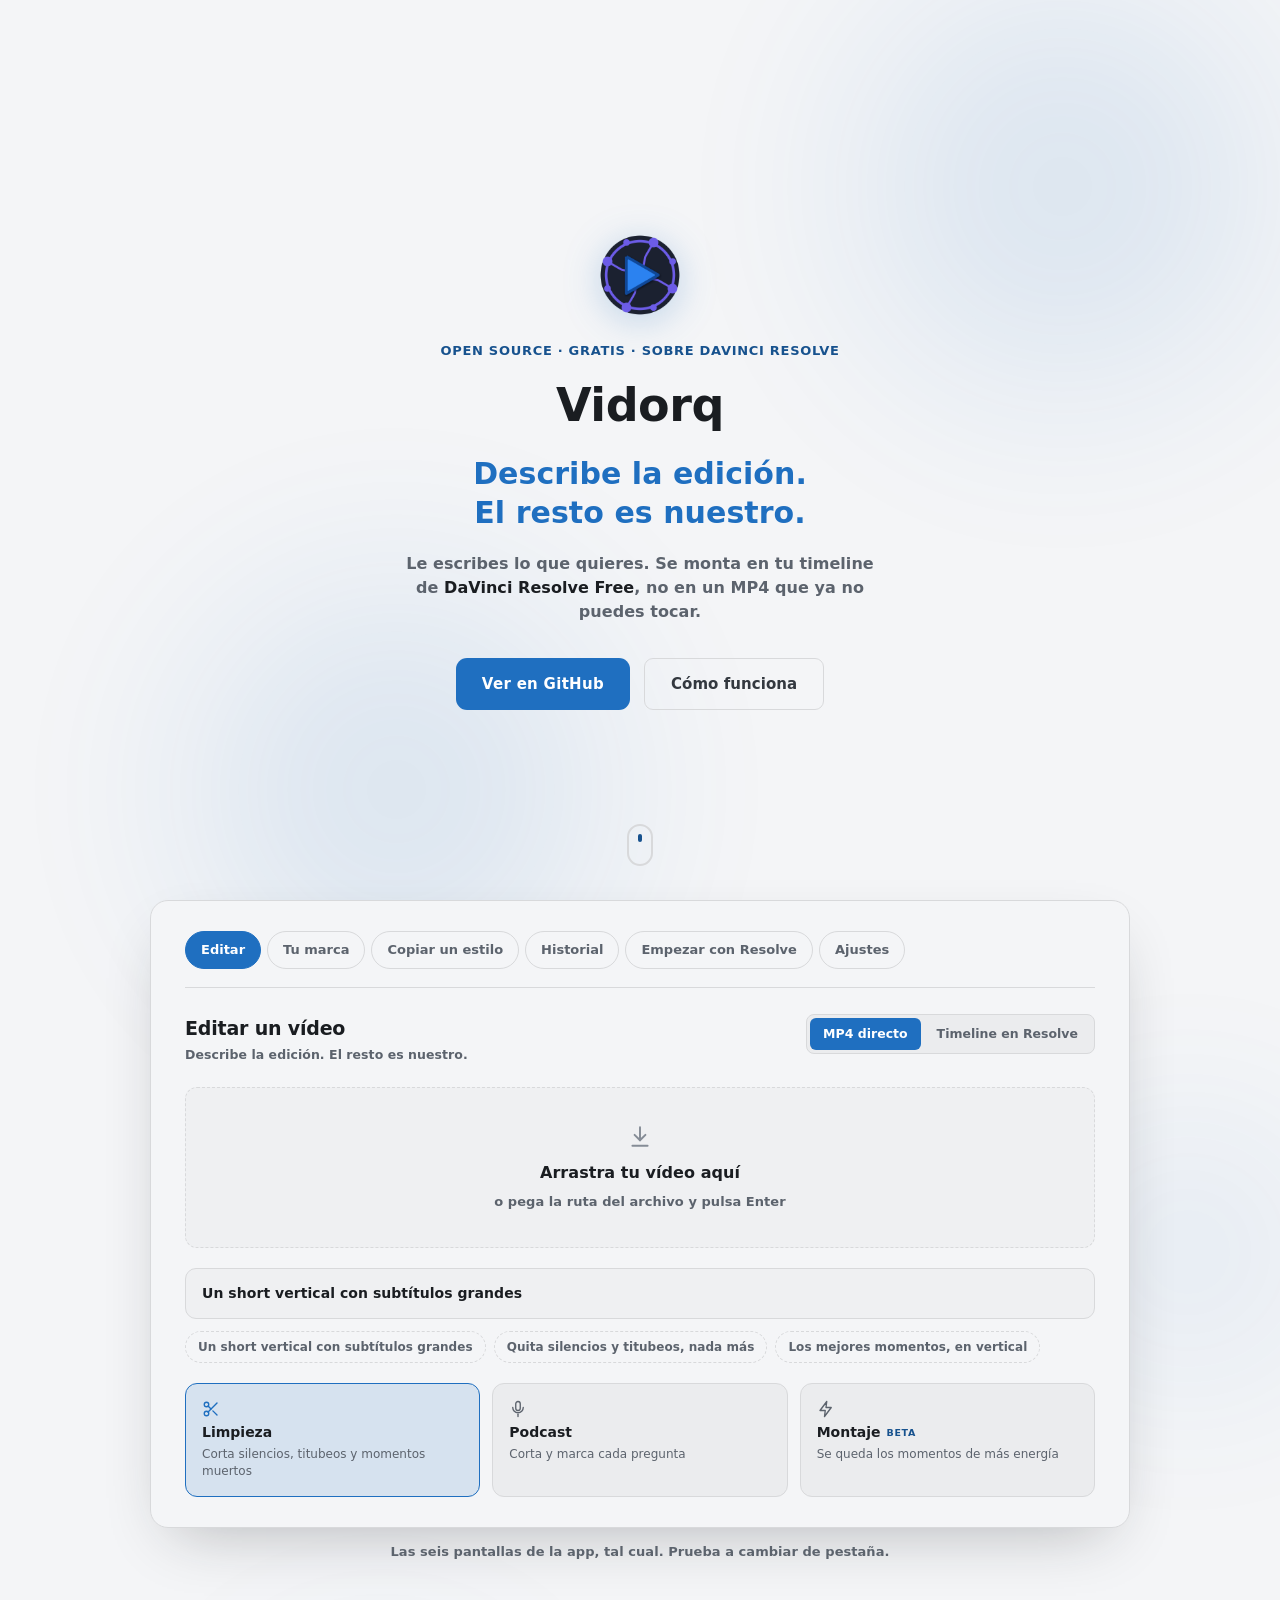
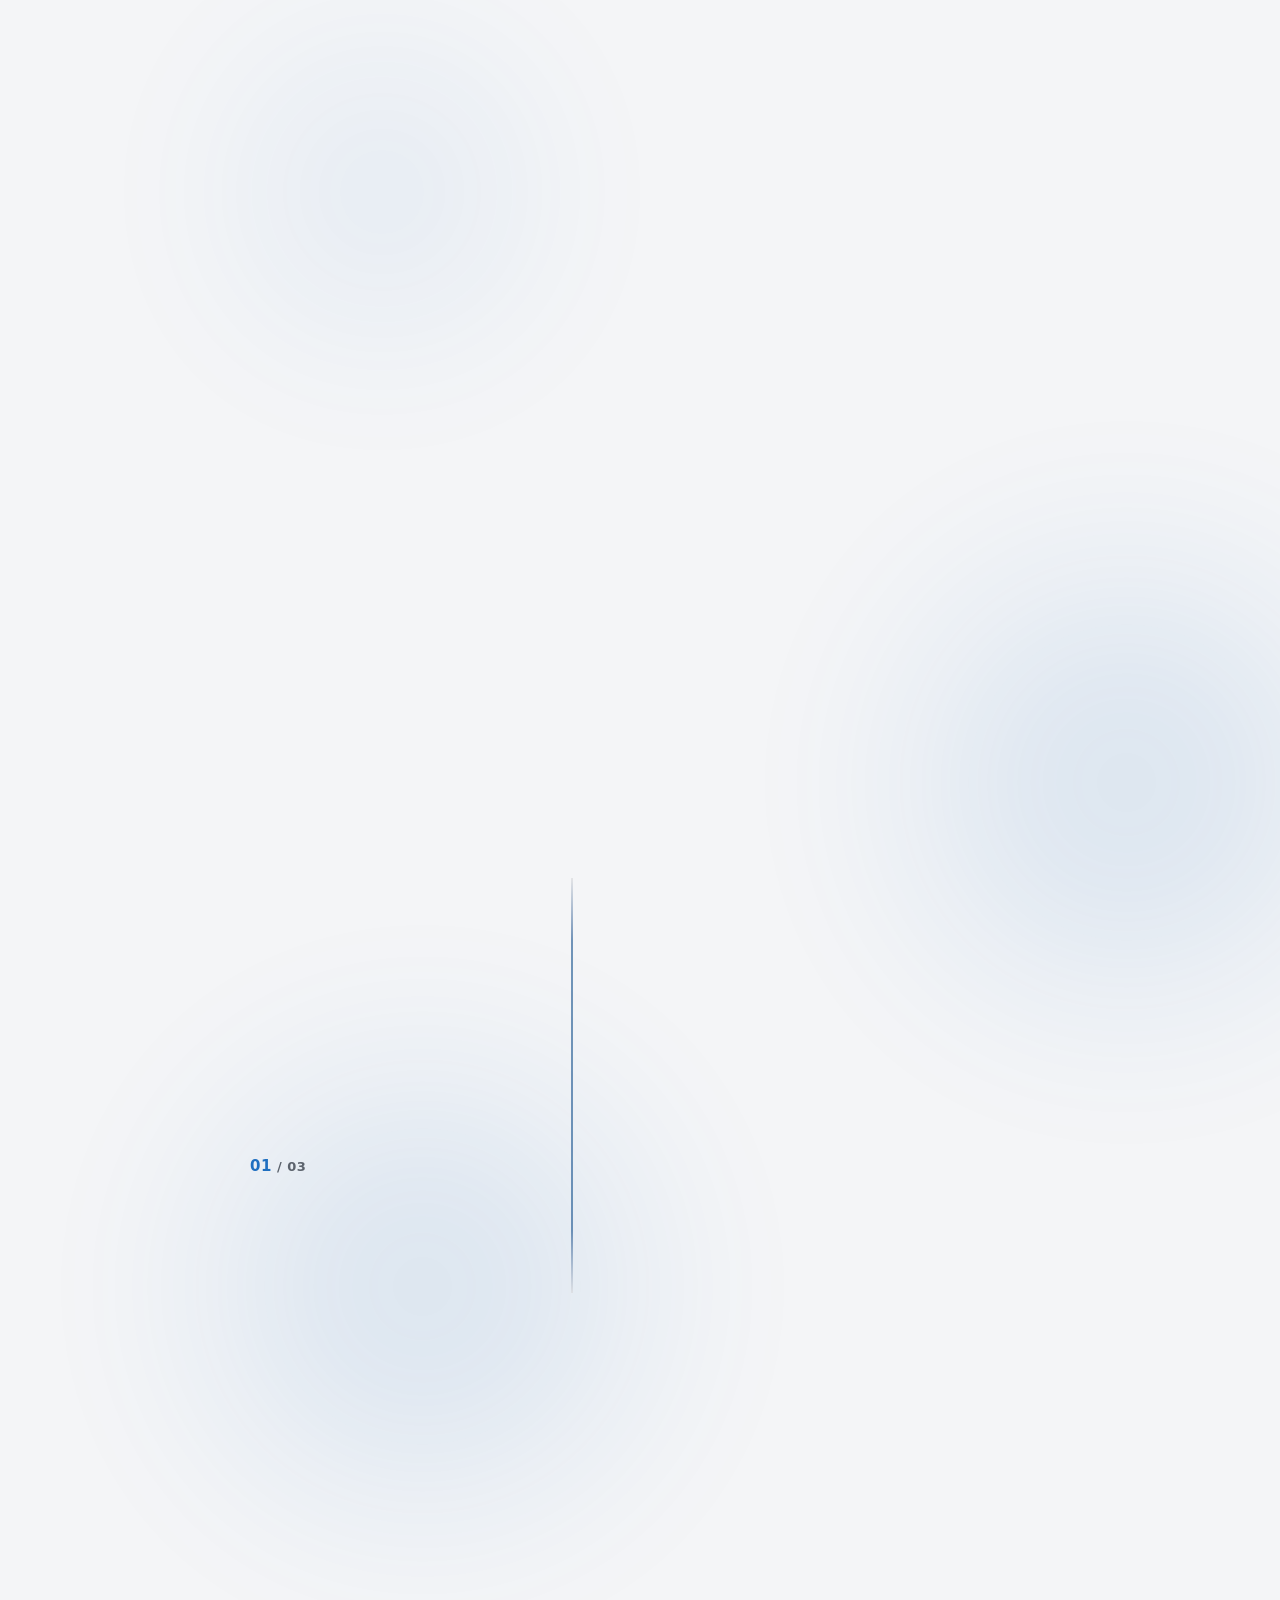
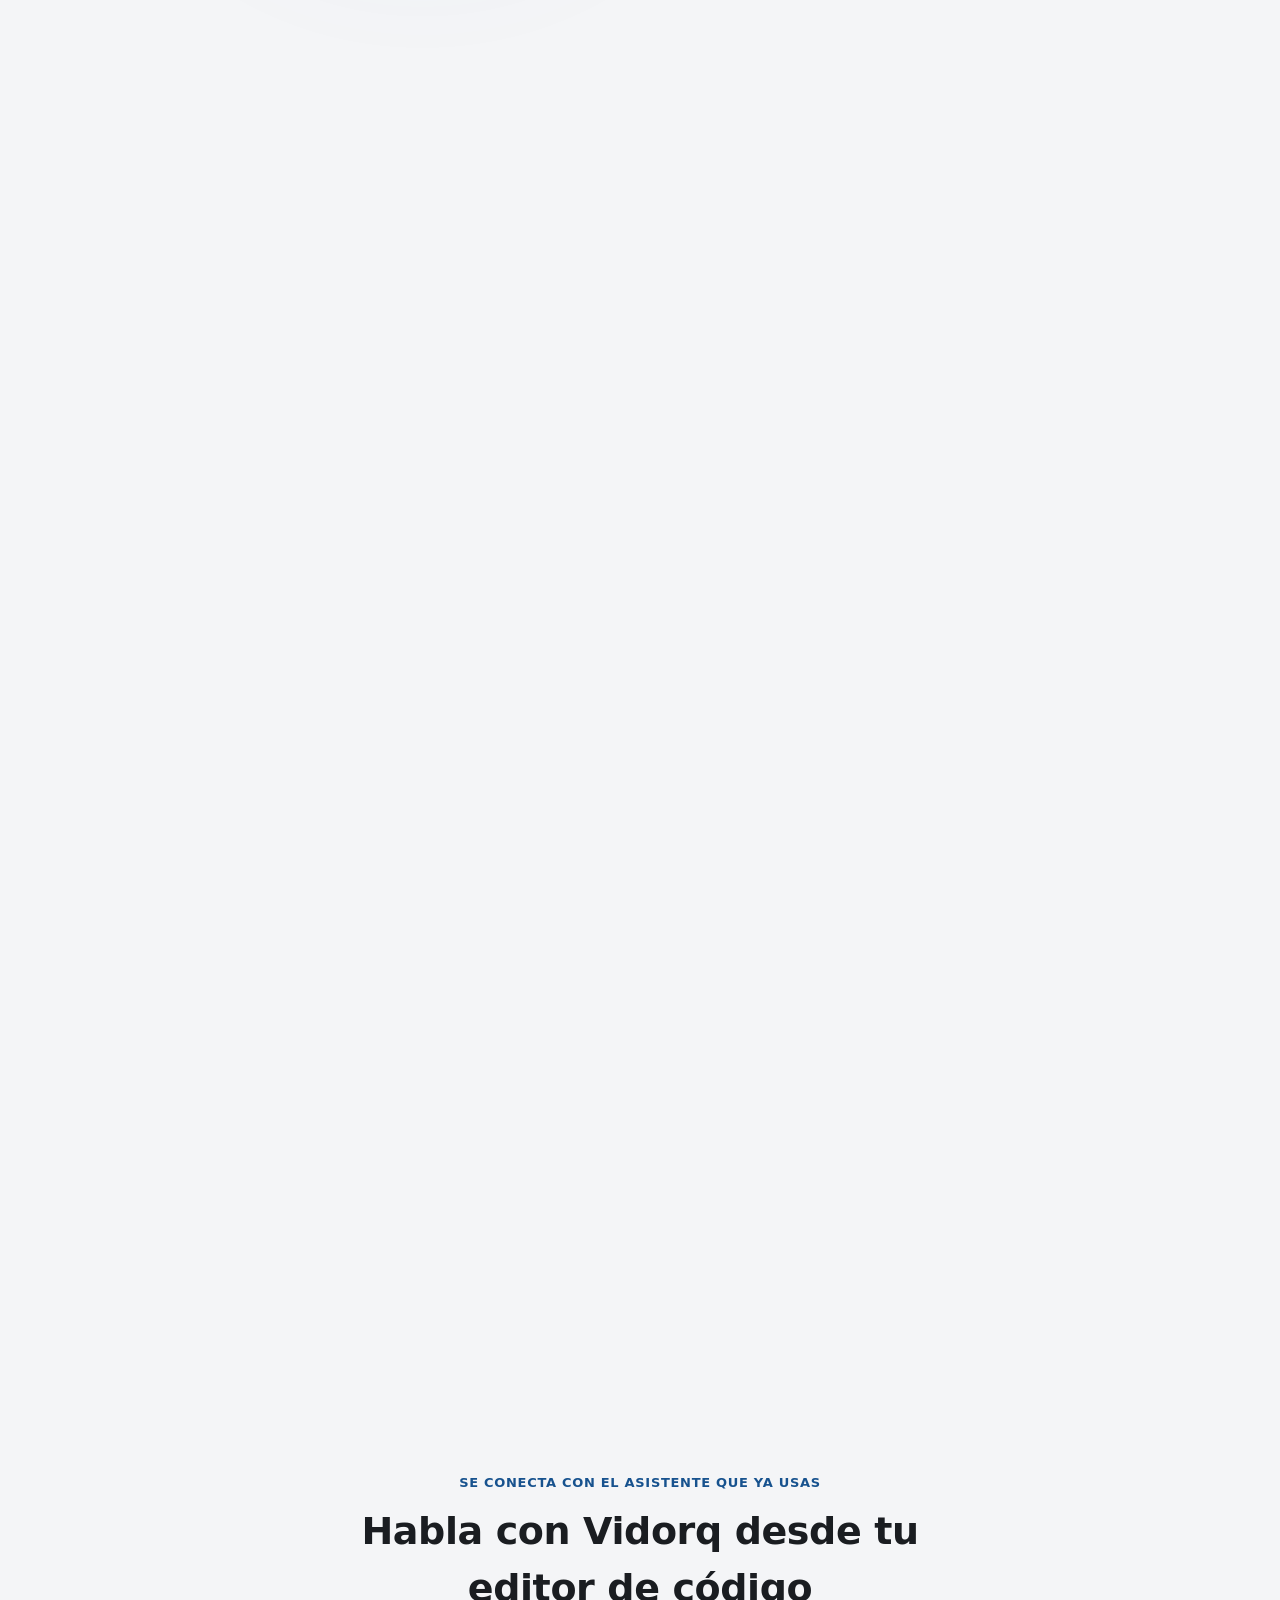
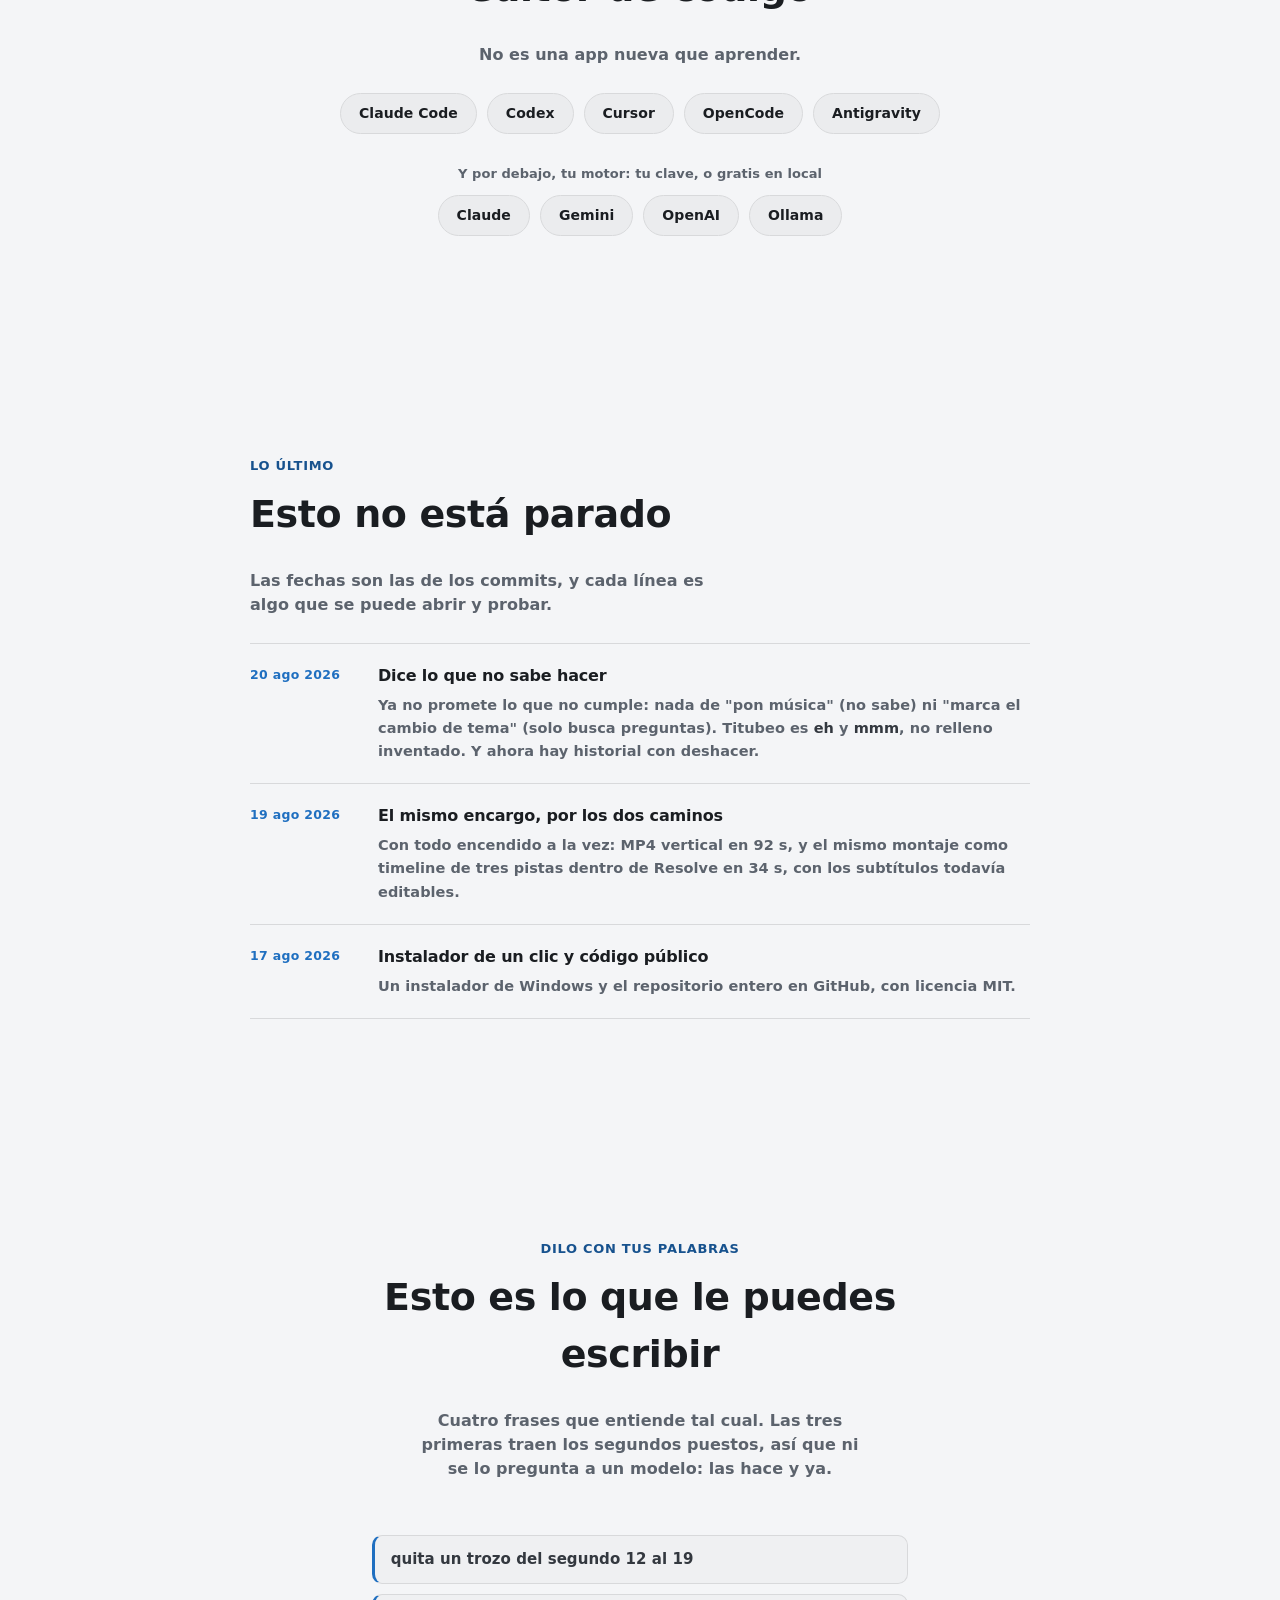
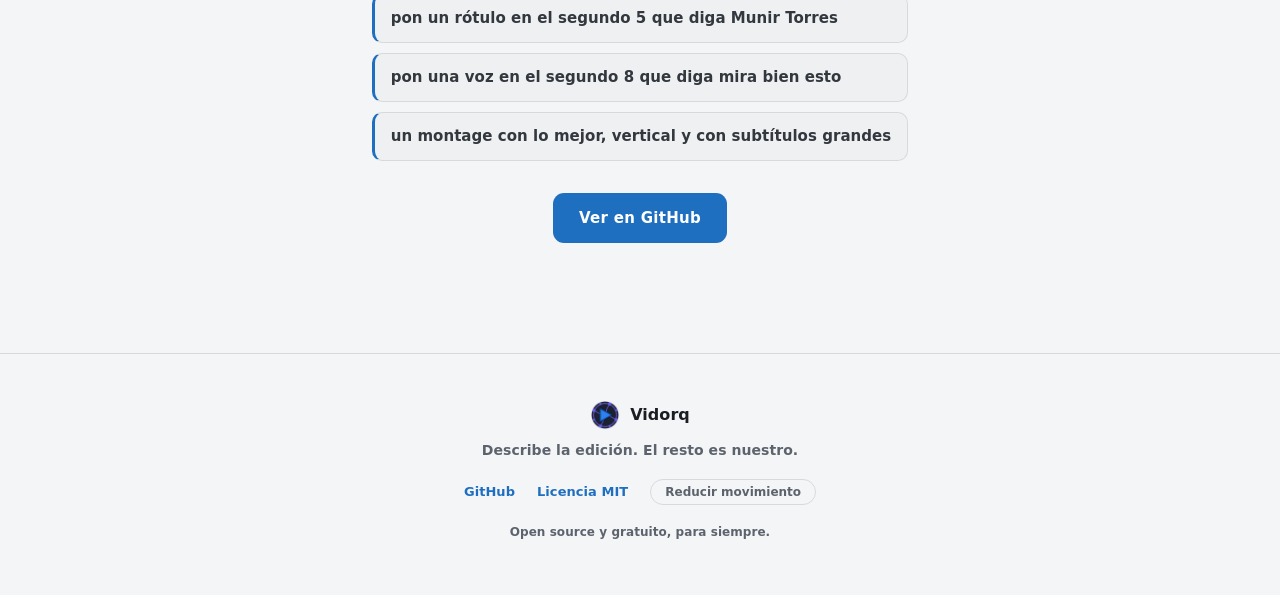
<file: web/index.html>
<!DOCTYPE html>
<html lang="es">
<head>
  <meta charset="UTF-8">
  <meta name="viewport" content="width=device-width, initial-scale=1.0">
  <meta name="description" content="Vidorq: el editor de vídeo con IA, open source y gratuito, que vive dentro de DaVinci Resolve Free. Describe la edición, el resto es nuestro.">
  <title>Vidorq - Describe la edición. El resto es nuestro.</title>
  <link rel="canonical" href="https://mun1to.github.io/vidorq/">
  <link rel="icon" type="image/png" href="logo.png">
  <meta property="og:type" content="website">
  <meta property="og:url" content="https://mun1to.github.io/vidorq/">
  <meta property="og:title" content="Vidorq - Describe la edición. El resto es nuestro.">
  <meta property="og:description" content="Vidorq: el editor de vídeo con IA, open source y gratuito, que vive dentro de DaVinci Resolve Free. Describe la edición, el resto es nuestro.">
  <meta property="og:image" content="https://mun1to.github.io/vidorq/logo.png">
  <meta property="og:image:width" content="1024">
  <meta property="og:image:height" content="1024">
  <meta property="og:locale" content="es_ES">
  <meta name="twitter:card" content="summary">
  <meta name="twitter:title" content="Vidorq - Describe la edición. El resto es nuestro.">
  <meta name="twitter:description" content="Vidorq: el editor de vídeo con IA, open source y gratuito, que vive dentro de DaVinci Resolve Free. Describe la edición, el resto es nuestro.">
  <meta name="twitter:image" content="https://mun1to.github.io/vidorq/logo.png">
  <script type="application/ld+json">
  {
    "@context": "https://schema.org",
    "@type": "SoftwareApplication",
    "name": "Vidorq",
    "description": "Vidorq: el editor de vídeo con IA, open source y gratuito, que vive dentro de DaVinci Resolve Free. Describe la edición, el resto es nuestro.",
    "url": "https://mun1to.github.io/vidorq/",
    "image": "https://mun1to.github.io/vidorq/logo.png",
    "applicationCategory": "MultimediaApplication",
    "operatingSystem": "Windows",
    "license": "https://opensource.org/licenses/MIT",
    "offers": {
      "@type": "Offer",
      "price": "0",
      "priceCurrency": "EUR"
    },
    "author": {
      "@type": "Person",
      "name": "Munir Torres",
      "url": "https://munito.dev"
    }
  }
  </script>
  <meta name="theme-color" content="#f4f5f7" media="(prefers-color-scheme: light)">
  <meta name="theme-color" content="#17191c" media="(prefers-color-scheme: dark)">
  <script>
  (function () {
    var h = document.documentElement;
    var q = new URLSearchParams(location.search).get('motion');
    var stored = null;
    try { stored = localStorage.getItem('vidorq-motion'); } catch (e) {}
    var reduce = matchMedia('(prefers-reduced-motion: reduce)').matches;
    var gain = q === 'off' ? 0
      : q === 'full' ? 1
      : stored === 'off' ? 0
      : reduce ? 0.25
      : 1;
    h.style.setProperty('--motion-gain', String(gain));
    h.classList.toggle('motion', gain > 0);
  })();
  </script>
  <link rel="stylesheet" href="styles.css">
  <noscript><style>.reveal { opacity: 1 !important; translate: 0 0 !important; }</style></noscript>
</head>
<body>

  <div class="parallax-bg" aria-hidden="true">
    <span class="orb orb-violet" style="top: -12vh; left: 60%;" data-speed="0.06"></span>
    <span class="orb orb-blue" style="top: 55vh; left: 8%;" data-speed="-0.09"></span>
    <span class="orb orb-violet orb-sm" style="top: 118vh; left: 78%;" data-speed="0.11"></span>
    <span class="orb orb-blue orb-sm" style="top: 178vh; left: 15%;" data-speed="-0.05"></span>
    <span class="orb orb-violet" style="top: 232vh; left: 65%;" data-speed="0.08"></span>
    <span class="orb orb-blue" style="top: 288vh; left: 10%;" data-speed="-0.07"></span>
  </div>

  <main>

    <!-- ============ HERO ============ -->
    <section class="hero">
      <div class="hero-inner">
        <img src="logo.png" width="1024" height="1024" alt="Vidorq" class="hero-logo" data-speed="-0.05">
        <p class="eyebrow reveal">Open source · gratis · sobre DaVinci Resolve</p>
        <h1 class="reveal">Vidorq</h1>
        <p class="tagline reveal">Describe la edición.<br>El resto es nuestro.</p>
        <p class="hero-sub reveal">Le escribes lo que quieres. Se monta en tu timeline de <strong>DaVinci Resolve Free</strong>, no en un MP4 que ya no puedes tocar.</p>
        <div class="hero-actions reveal">
          <a class="cta inline" href="https://github.com/Mun1to/vidorq" target="_blank" rel="noopener">Ver en GitHub</a>
          <a class="ghost" href="#problema">Cómo funciona</a>
        </div>
      </div>
      <a class="scroll-hint" href="#problema" aria-label="Bajar a la siguiente sección">
        <span></span>
      </a>
    </section>

    <!-- ============ ASI SE VE ============ -->
    <!-- Recreado con el mismo CSS de la web, no una captura de la app: una
         captura real mezclaba dos temas visuales distintos y se veia ajena
         a la pagina. Los textos son los reales, tal cual estan hoy en
         app/src/App.tsx, Brand.tsx, Aprende.tsx, History.tsx, Guia.tsx y
         Settings.tsx (y su i18n). Las seis pestanas son las seis del lateral
         de la app de verdad. -->
    <section class="section demo-section">
      <div class="section-inner wide">
        <div class="demo reveal" aria-hidden="true">
          <div class="demo-tabs">
            <button type="button" class="demo-tab sel" data-tab="editar" tabindex="-1">Editar</button>
            <button type="button" class="demo-tab" data-tab="marca" tabindex="-1">Tu marca</button>
            <button type="button" class="demo-tab" data-tab="estilo" tabindex="-1">Copiar un estilo</button>
            <button type="button" class="demo-tab" data-tab="historial" tabindex="-1">Historial</button>
            <button type="button" class="demo-tab" data-tab="resolve" tabindex="-1">Empezar con Resolve</button>
            <button type="button" class="demo-tab" data-tab="ajustes" tabindex="-1">Ajustes</button>
          </div>

          <!-- ---- Editar un vídeo ---- -->
          <div class="demo-panel" data-panel="editar">
            <div class="demo-head">
              <div>
                <h3>Editar un vídeo</h3>
                <p>Describe la edición. El resto es nuestro.</p>
              </div>
              <div class="demo-seg">
                <button type="button" class="sel" tabindex="-1">MP4 directo</button>
                <button type="button" tabindex="-1">Timeline en Resolve</button>
              </div>
            </div>

            <div class="demo-drop">
              <svg viewBox="0 0 24 24" width="26" height="26" fill="none" stroke="currentColor" stroke-width="1.8" stroke-linecap="round" stroke-linejoin="round"><path d="M12 3v12"/><path d="M7 10l5 5 5-5"/><path d="M5 20h14"/></svg>
              <strong>Arrastra tu vídeo aquí</strong>
              <span>o pega la ruta del archivo y pulsa Enter</span>
            </div>

            <div class="demo-prompt">Un short vertical con subtítulos grandes</div>
            <div class="demo-eg">
              <span>Un short vertical con subtítulos grandes</span>
              <span>Quita silencios y titubeos, nada más</span>
              <span>Los mejores momentos, en vertical</span>
            </div>

            <div class="demo-presets">
              <button type="button" class="demo-preset sel" tabindex="-1">
                <svg viewBox="0 0 24 24" width="18" height="18" fill="none" stroke="currentColor" stroke-width="1.8" stroke-linecap="round" stroke-linejoin="round"><circle cx="6" cy="6" r="3"/><circle cx="6" cy="18" r="3"/><path d="M20 4L8.12 15.88"/><path d="M14.47 14.48L20 20"/><path d="M8.12 8.12L12 12"/></svg>
                <b>Limpieza</b>
                <small>Corta silencios, titubeos y momentos muertos</small>
              </button>
              <button type="button" class="demo-preset" tabindex="-1">
                <svg viewBox="0 0 24 24" width="18" height="18" fill="none" stroke="currentColor" stroke-width="1.8" stroke-linecap="round" stroke-linejoin="round"><rect x="9" y="2" width="6" height="12" rx="3"/><path d="M5 10a7 7 0 0 0 14 0"/><path d="M12 19v3"/></svg>
                <b>Podcast</b>
                <small>Corta y marca cada pregunta</small>
              </button>
              <button type="button" class="demo-preset" tabindex="-1">
                <svg viewBox="0 0 24 24" width="18" height="18" fill="none" stroke="currentColor" stroke-width="1.8" stroke-linecap="round" stroke-linejoin="round"><path d="M13 2L4 14h7l-1 8 9-12h-7l1-8z"/></svg>
                <b>Montaje <em>BETA</em></b>
                <small>Se queda los momentos de más energía</small>
              </button>
            </div>
          </div>

          <!-- ---- Tu marca ---- -->
          <div class="demo-panel" data-panel="marca" hidden>
            <div class="demo-head">
              <div>
                <h3>Tu marca, tu estilo</h3>
                <p>Vidorq usa este perfil para que cada edición sea tuya y de nadie más.</p>
              </div>
            </div>

            <div class="demo-field">
              <label>¿Qué sensación debe dejar tu contenido?</label>
              <div class="chips">
                <span class="chip sel">cercano</span>
                <span class="chip">premium</span>
                <span class="chip sel">enérgico</span>
                <span class="chip">calmado</span>
                <span class="chip">técnico</span>
                <span class="chip">divertido</span>
              </div>
            </div>

            <div class="demo-field">
              <label>Ritmo de edición</label>
              <div class="demo-pace">
                <div class="demo-pace-track"><i style="width: 70%"></i></div>
                <div class="demo-pace-read"><b>7 / 10</b><span>hype: cortes secos y muy seguidos</span></div>
              </div>
            </div>

            <div class="demo-field">
              <label>Colores de marca</label>
              <div class="demo-swatches">
                <span style="background: #6c5ce7"></span>
                <span style="background: #2b82f0"></span>
              </div>
            </div>
          </div>

          <!-- ---- Copiar un estilo ---- -->
          <div class="demo-panel" data-panel="estilo" hidden>
            <div class="demo-head">
              <div>
                <h3>Copiar el estilo de un vídeo</h3>
                <p>Dale un vídeo que te haya gustado. Vidorq lo mira y te dice cómo está hecho.</p>
              </div>
            </div>

            <div class="demo-row">
              <div class="demo-prompt" style="flex: 1">https://tiktok.com/@ejemplo/vídeo</div>
              <button type="button" class="ghost" tabindex="-1">Mirarlo</button>
            </div>

            <div class="demo-reparto">
              <p><strong>De su vídeo he copiado:</strong> dónde cae el texto, el tamaño de la letra, el color del relleno.</p>
              <p>El resto sale de la plantilla, porque todavía no sé medirlo.</p>
            </div>
          </div>

          <!-- ---- Historial ---- -->
          <div class="demo-panel" data-panel="historial" hidden>
            <div class="demo-head">
              <div>
                <h3>Historial</h3>
                <p>Cada edición, con lo que le pediste y lo que hizo.</p>
              </div>
            </div>

            <div class="demo-hist">
              <div class="demo-hist-row">
                <span class="demo-hist-hour">14:22</span>
                <span class="demo-hist-body">
                  <b>short_gaming.mp4</b><em>MP4</em>
                  <span>"quita los silencios y añade zoom"</span>
                  <small>8 cortes · subtítulos animados · 38 s</small>
                </span>
              </div>
              <div class="demo-hist-row">
                <span class="demo-hist-hour">11:05</span>
                <span class="demo-hist-body">
                  <b>podcast_ep12.mp4</b><em class="resolve">Resolve</em>
                  <span>"un short vertical con subtítulos grandes"</span>
                  <small>14 cortes · timeline de 3 pistas · 51 s</small>
                </span>
              </div>
            </div>
          </div>

          <!-- ---- Empezar con Resolve ---- -->
          <div class="demo-panel" data-panel="resolve" hidden>
            <div class="demo-head">
              <div>
                <h3>Empezar con Resolve</h3>
                <p>Tres cosas y ya editas dentro de DaVinci. Esta pantalla comprueba sola si están hechas.</p>
              </div>
            </div>

            <ol class="demo-steps">
              <li class="ok"><span class="demo-step-mark"><svg viewBox="0 0 24 24" width="13" height="13" fill="none" stroke="currentColor" stroke-width="2.4" stroke-linecap="round" stroke-linejoin="round"><path d="M4 12l5 5L20 6"/></svg></span><b>El motor de Vidorq está encendido</b></li>
              <li class="ok"><span class="demo-step-mark"><svg viewBox="0 0 24 24" width="13" height="13" fill="none" stroke="currentColor" stroke-width="2.4" stroke-linecap="round" stroke-linejoin="round"><path d="M4 12l5 5L20 6"/></svg></span><b>DaVinci Resolve abierto con un proyecto</b></li>
              <li class="ok"><span class="demo-step-mark"><svg viewBox="0 0 24 24" width="13" height="13" fill="none" stroke="currentColor" stroke-width="2.4" stroke-linecap="round" stroke-linejoin="round"><path d="M4 12l5 5L20 6"/></svg></span><b>El puente arrancado dentro de Resolve</b></li>
            </ol>

            <div class="demo-ok">Todo listo. Elige Timeline en Resolve como salida y lo verás montarse en directo.</div>
          </div>

          <!-- ---- Ajustes ---- -->
          <div class="demo-panel" data-panel="ajustes" hidden>
            <div class="demo-head">
              <div>
                <h3>Vincular con tu IA</h3>
                <p>Lee el skill y controla el mismo motor que esta app y el mismo DaVinci Resolve.</p>
              </div>
            </div>

            <div class="demo-agents">
              <div class="demo-agent">
                <div class="demo-agent-head"><strong>Claude Code</strong><button type="button" class="ghost small" tabindex="-1">Copiar</button></div>
                <code>mklink /J "%USERPROFILE%\.claude\skills\vidorq" "C:\proyectos\Vidorq\skill"</code>
              </div>
              <div class="demo-agent">
                <div class="demo-agent-head"><strong>Cursor</strong><button type="button" class="ghost small" tabindex="-1">Copiar</button></div>
                <code>Añade C:\proyectos\Vidorq al workspace y pide: "lee skill/SKILL.md y edita mi vídeo con vidorq"</code>
              </div>
              <div class="demo-agent">
                <div class="demo-agent-head"><strong>Antigravity</strong><button type="button" class="ghost small" tabindex="-1">Copiar</button></div>
                <code>Abre C:\proyectos\Vidorq como proyecto y apunta al agente a skill/SKILL.md</code>
              </div>
            </div>
          </div>
        </div>
        <p class="demo-caption reveal">Las seis pantallas de la app, tal cual. Prueba a cambiar de pestaña.</p>
      </div>
    </section>

    <!-- ============ EL PROBLEMA ============ -->
    <section id="problema" class="section">
      <div class="section-inner">
        <p class="eyebrow reveal">Por qué existe Vidorq</p>
        <h2 class="reveal">Editar vídeo es lento y abrumador</h2>

        <blockquote class="story reveal">
          <p>Con 14 años grababa partidas de Fortnite, Valorant y Rust para compartirlas. Un <strong>short</strong> costaba más de <strong>una hora</strong> de edición. Un <strong>montage</strong> con las mejores jugadas, <strong>un día entero o más</strong>. Y antes de tocar nada, <strong>una semana</strong> entera buscando un programa gratuito que diera la talla.</p>
          <p>Esa herramienta no existía. Así que la construí.</p>
        </blockquote>

        <div class="stat-row">
          <div class="stat reveal">
            <strong>+1h</strong>
            <span>por cada short</span>
          </div>
          <div class="stat reveal">
            <strong>1 día</strong>
            <span>por cada montage</span>
          </div>
          <div class="stat reveal">
            <strong>1 semana</strong>
            <span>buscando programa</span>
          </div>
        </div>
      </div>
    </section>

    <!-- ============ COMO FUNCIONA ============ -->
    <section id="funciona" class="section">
      <div class="section-inner funciona-grid">
        <div class="funciona-sticky">
          <p class="eyebrow reveal">Cómo funciona</p>
          <h2 class="reveal">Tres pasos. Ninguna curva de aprendizaje</h2>
          <p class="funciona-counter" aria-hidden="true"><span data-count>01</span> / 03</p>
        </div>

        <div class="funciona-steps">
          <div class="step reveal" data-step="1">
            <span class="step-num">1</span>
            <h3>Arrastra tu vídeo</h3>
            <p>Tu clip, tu podcast, tu partida grabada.</p>
          </div>
          <div class="step reveal" data-step="2">
            <span class="step-num">2</span>
            <h3>Preset o prompt</h3>
            <p>Un clic, o una frase: "corta los silencios y añade zoom".</p>
          </div>
          <div class="step reveal" data-step="3">
            <span class="step-num">3</span>
            <h3>MP4 o timeline en Resolve</h3>
            <p>El vídeo listo, o el proyecto abierto para retocar a mano.</p>
          </div>
        </div>
      </div>
    </section>

    <!-- ============ LO QUE YA HACE ============ -->
    <!-- Esta seccion nacio el 19-ago-2026 porque al quitar de "El diferenciador"
         una funcion que todavia no existe, la pagina se quedaba sin decir en
         ningun sitio lo que el programa SI hace hoy. El contraste de
         posicionamiento es el que ya estaba decidido en docs/METAS.md: los demas
         exportan XML hacia Resolve, este vive dentro. -->
    <section id="hace" class="section">
      <div class="section-inner">
        <p class="eyebrow reveal">Lo que ya hace</p>
        <h2 class="reveal">Los demás exportan XML a Resolve. Vidorq vive en Resolve.</h2>

        <p class="lede reveal">Timeline real en Resolve (clips, subtítulos editables, color) o MP4 directo. Las dos salidas del mismo montaje.</p>

        <div class="profile-card reveal">
          <div class="profile-row"><span>Corte</span><em>silencios, titubeos y tomas repetidas fuera</em></div>
          <div class="profile-row"><span>Subtítulos</span><em>diez estilos y ocho entradas, editables en Resolve</em></div>
          <div class="profile-row"><span>Vertical</span><em>9:16 apuntando a la cara, no al centro</em></div>
          <div class="profile-row"><span>Texto por detrás de ti</span><em>lo que en DaVinci cuesta 295 dólares, aquí gratis</em></div>
          <div class="profile-row"><span>Para dónde</span><em>eliges YouTube o TikTok y sale con su calidad y su volumen</em></div>
          <div class="profile-row"><span>Y además</span><em>zoom que se mueve, transiciones, rótulos y color</em></div>
        </div>
      </div>
    </section>

    <!-- ============ ANTI-SLOP ============ -->
    <section id="estilo" class="section">
      <div class="section-inner">
        <p class="eyebrow reveal">En camino</p>
        <h2 class="reveal">Se entrenará con tu estilo, no con plantillas</h2>

        <div class="split">
          <p class="reveal">"Vídeo con IA" suele ser genérico: mismos subtítulos amarillos, mismo ritmo. Se detecta en dos segundos.</p>
          <p class="reveal">El plan: aprender de los vídeos que admiras, no de una plantilla. <strong>Todavía no está</strong>, se dice aquí en vez de venderlo.</p>
        </div>

        <div class="profile-card reveal">
          <div class="profile-row"><span>Ritmo de corte</span><em>rápido, tipo hype</em></div>
          <div class="profile-row"><span>Subtítulos</span><em>bold, dos palabras, mayúsculas</em></div>
          <div class="profile-row"><span>Música</span><em>electrónica, sin drops</em></div>
          <div class="profile-row"><span>Regla dura</span><em>nunca zoom en la cara</em></div>
        </div>
      </div>
    </section>

    <!-- ============ FUNCIONA CON TU IA ============ -->
    <section id="ia" class="section">
      <div class="section-inner center">
        <p class="eyebrow reveal">Se conecta con el asistente que ya usas</p>
        <h2 class="reveal">Habla con Vidorq desde tu editor de código</h2>
        <p class="hint-text reveal">No es una app nueva que aprender.</p>

        <div class="chips reveal">
          <span class="chip">Claude Code</span>
          <span class="chip">Codex</span>
          <span class="chip">Cursor</span>
          <span class="chip">OpenCode</span>
          <span class="chip">Antigravity</span>
        </div>

        <p class="chips-label reveal">Y por debajo, tu motor: tu clave, o gratis en local</p>

        <div class="chips reveal">
          <span class="chip">Claude</span>
          <span class="chip">Gemini</span>
          <span class="chip">OpenAI</span>
          <span class="chip">Ollama</span>
        </div>
      </div>
    </section>

    <!-- ============ CIERRE: LO QUE LE PUEDES PEDIR ============ -->
    <!-- El cierre que pedia el roadmap: participativo y con prompts de ejemplo,
         no un boton suelto. Los cuatro son frases que el programa entiende de
         verdad, y las tres primeras ni siquiera pasan por un modelo: llevan los
         numeros puestos y eso es aritmetica. El montage de gaming esta ahi
         porque es literalmente de donde sale este proyecto. -->
    <section id="cambios" class="section">
      <div class="section-inner">
        <p class="eyebrow reveal">Lo último</p>
        <h2 class="reveal">Esto no está parado</h2>
        <p class="hint-text reveal">Las fechas son las de los commits, y cada línea es algo que se puede abrir y probar.</p>

        <ol class="log">
          <li class="log-row reveal">
            <span class="log-when">20 ago 2026</span>
            <div>
              <h3>Dice lo que no sabe hacer</h3>
              <p>Ya no promete lo que no cumple: nada de "pon música" (no sabe) ni "marca el cambio de tema" (solo busca preguntas). Titubeo es <em>eh</em> y <em>mmm</em>, no relleno inventado. Y ahora hay historial con deshacer.</p>
            </div>
          </li>
          <li class="log-row reveal">
            <span class="log-when">19 ago 2026</span>
            <div>
              <h3>El mismo encargo, por los dos caminos</h3>
              <p>Con todo encendido a la vez: MP4 vertical en 92 s, y el mismo montaje como timeline de tres pistas dentro de Resolve en 34 s, con los subtítulos todavía editables.</p>
            </div>
          </li>
          <li class="log-row reveal">
            <span class="log-when">17 ago 2026</span>
            <div>
              <h3>Instalador de un clic y código público</h3>
              <p>Un instalador de Windows y el repositorio entero en GitHub, con licencia MIT.</p>
            </div>
          </li>
        </ol>
      </div>
    </section>

    <section id="pedir" class="section">
      <div class="section-inner center">
        <p class="eyebrow reveal">Dilo con tus palabras</p>
        <h2 class="reveal">Esto es lo que le puedes escribir</h2>
        <p class="hint-text reveal">Cuatro frases que entiende tal cual. Las tres primeras traen los segundos puestos, así que ni se lo pregunta a un modelo: las hace y ya.</p>

        <div class="says reveal">
          <p class="say">quita un trozo del segundo 12 al 19</p>
          <p class="say">pon un rótulo en el segundo 5 que diga Munir Torres</p>
          <p class="say">pon una voz en el segundo 8 que diga mira bien esto</p>
          <p class="say">un montage con lo mejor, vertical y con subtítulos grandes</p>
        </div>

        <div class="hero-actions reveal">
          <a class="cta inline" href="https://github.com/Mun1to/vidorq" target="_blank" rel="noopener">Ver en GitHub</a>
        </div>
      </div>
    </section>

  </main>

  <!-- ============ FOOTER ============ -->
  <footer class="footer">
    <div class="footer-inner">
      <div class="brand">
        <img src="logo.png" width="1024" height="1024" alt="Vidorq" class="brand-logo">
        <span class="brand-name">Vidorq</span>
      </div>
      <p class="footer-tagline">Describe la edición. El resto es nuestro.</p>
      <div class="footer-links">
        <a href="https://github.com/Mun1to/vidorq" target="_blank" rel="noopener">GitHub</a>
        <a href="https://github.com/Mun1to/vidorq/blob/main/LICENSE" target="_blank" rel="noopener">Licencia MIT</a>
        <button type="button" class="motion-toggle" id="motionToggle" aria-pressed="false">Reducir movimiento</button>
      </div>
      <p class="footer-copy">Open source y gratuito, para siempre.</p>
    </div>
  </footer>

  <script src="app.js"></script>
</body>
</html>
</file>
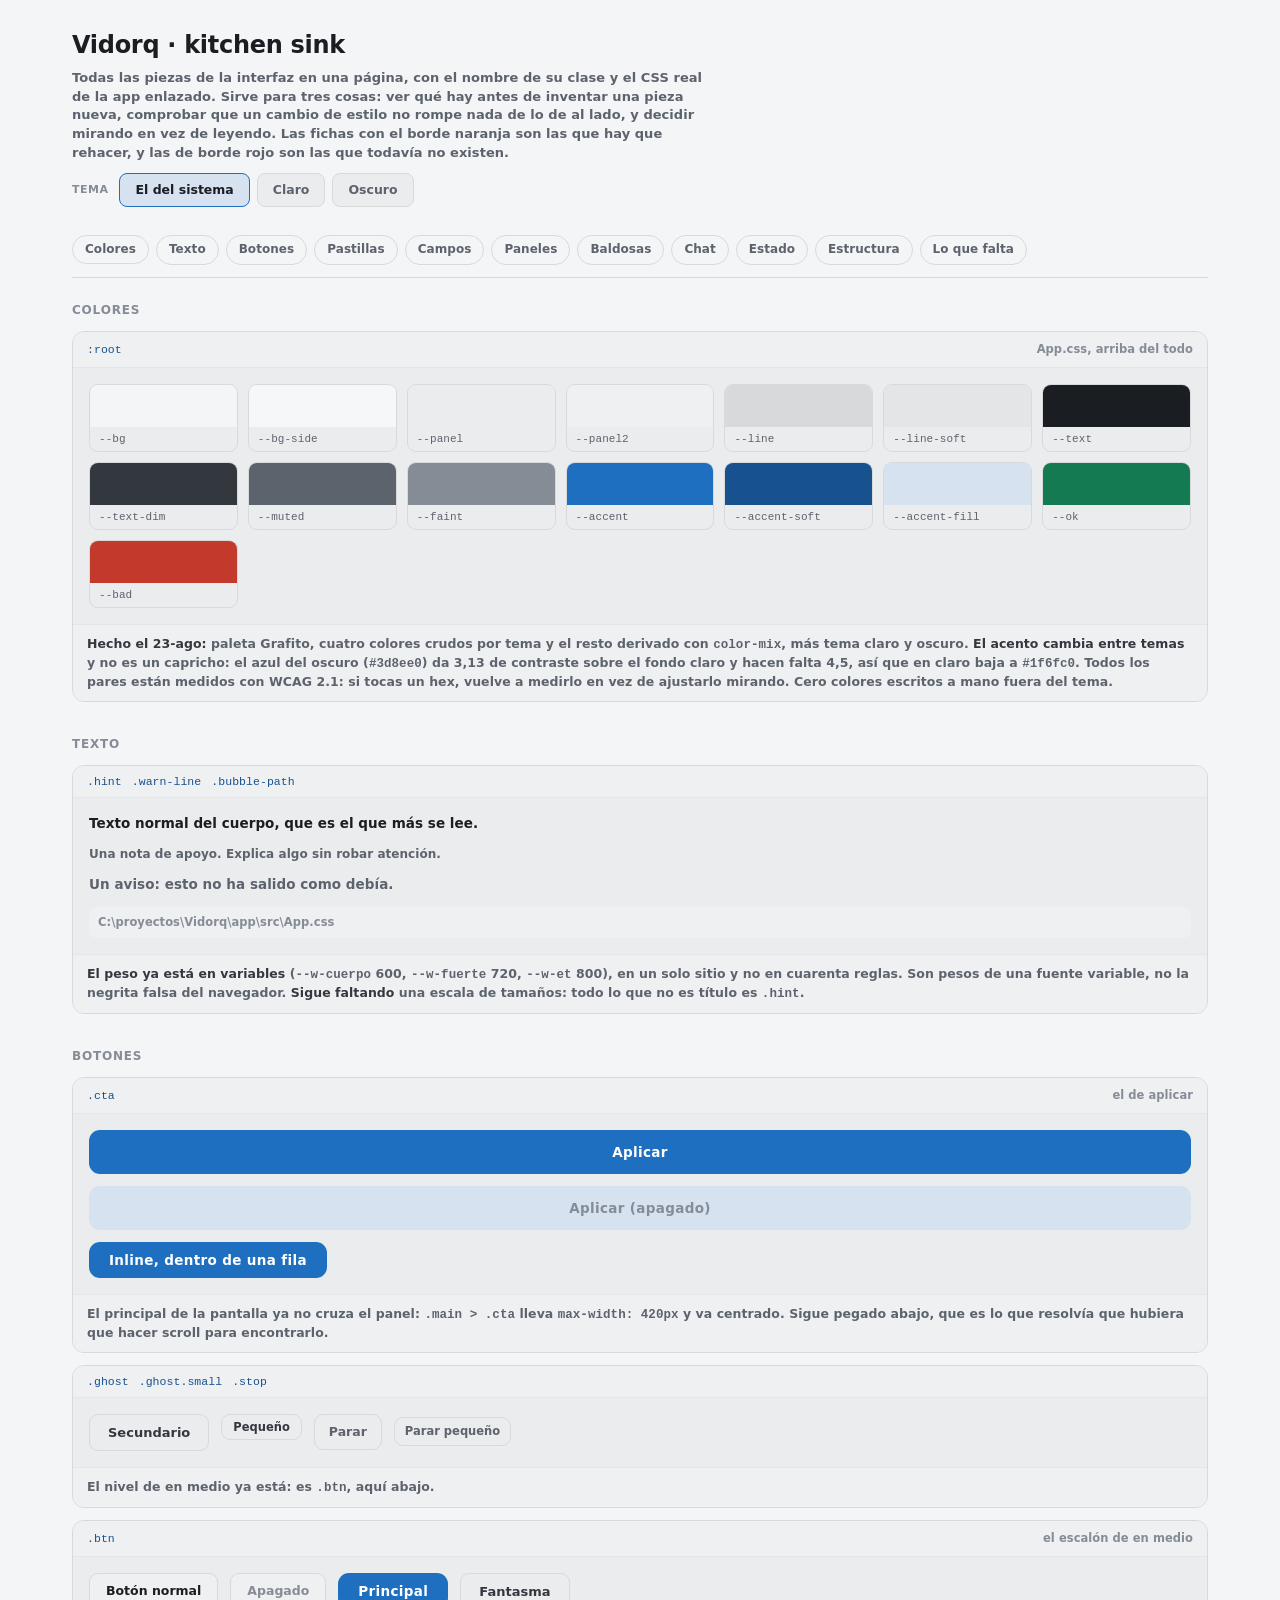
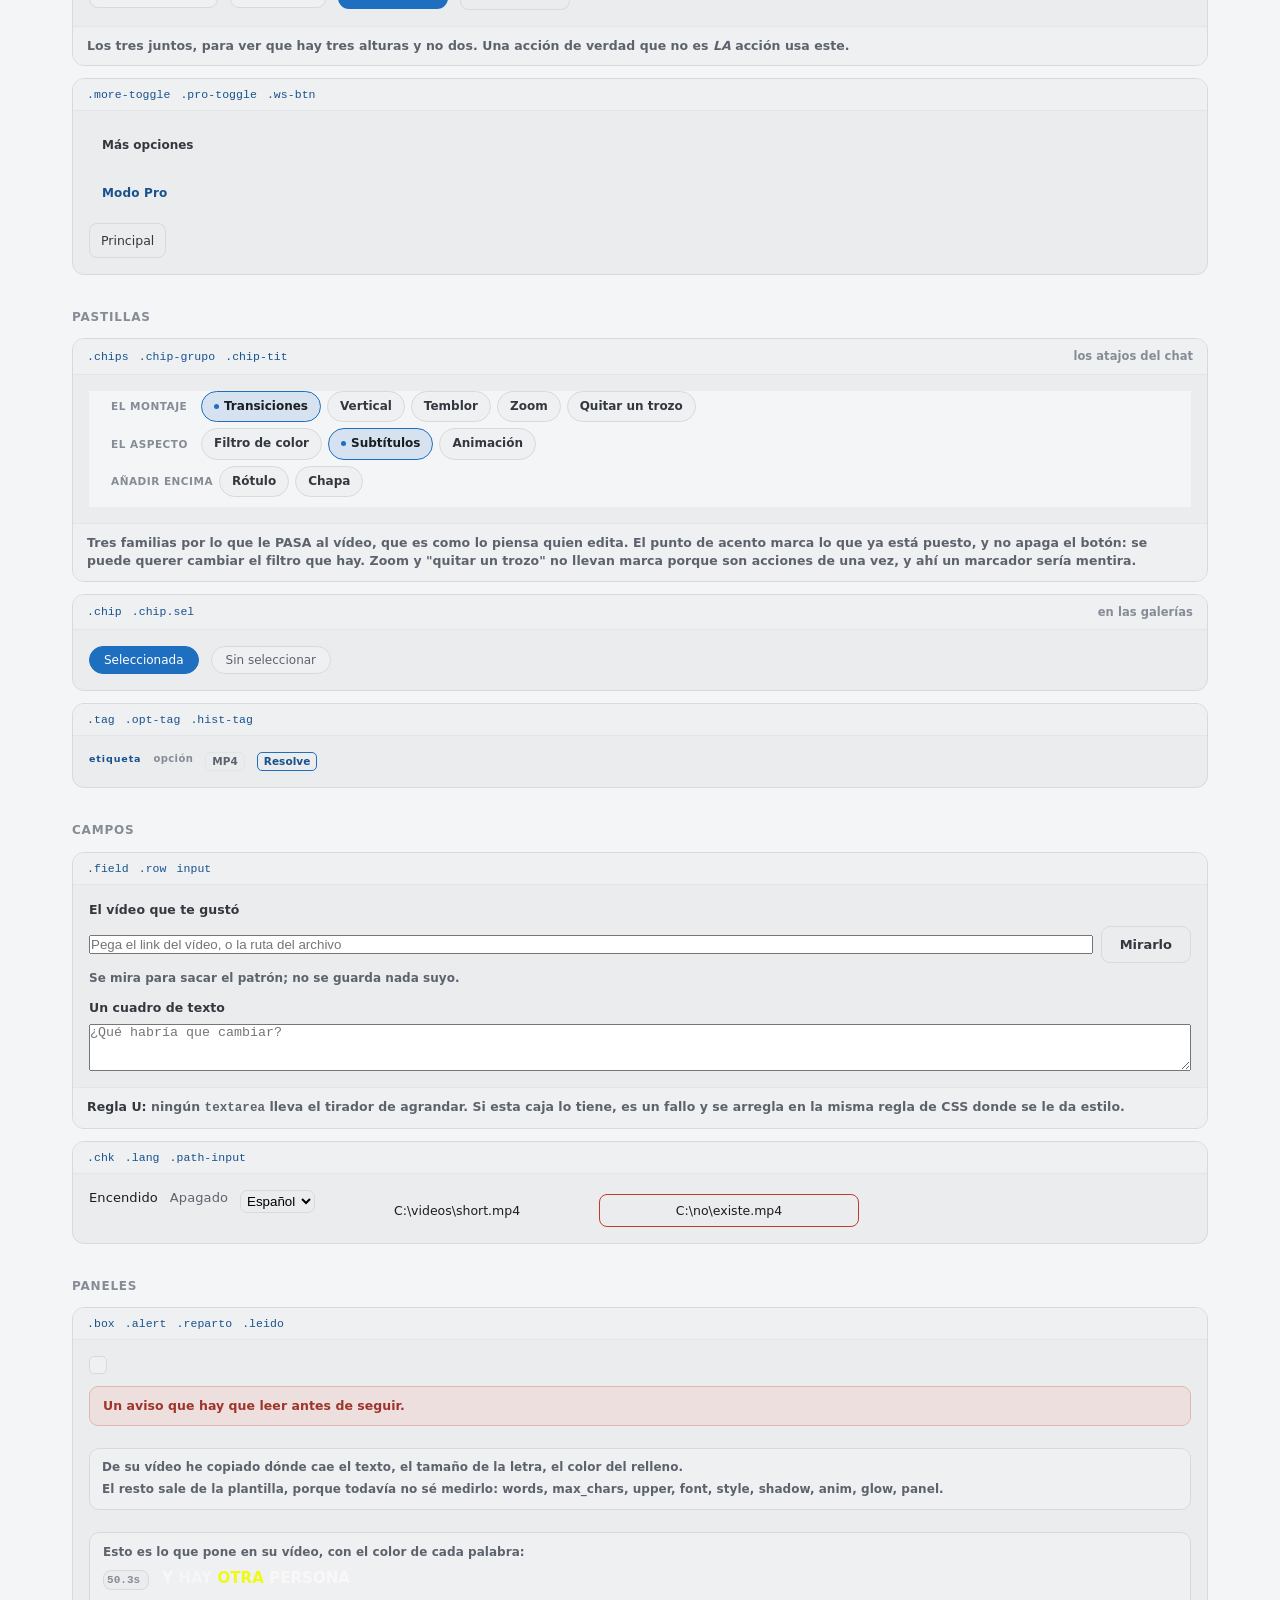
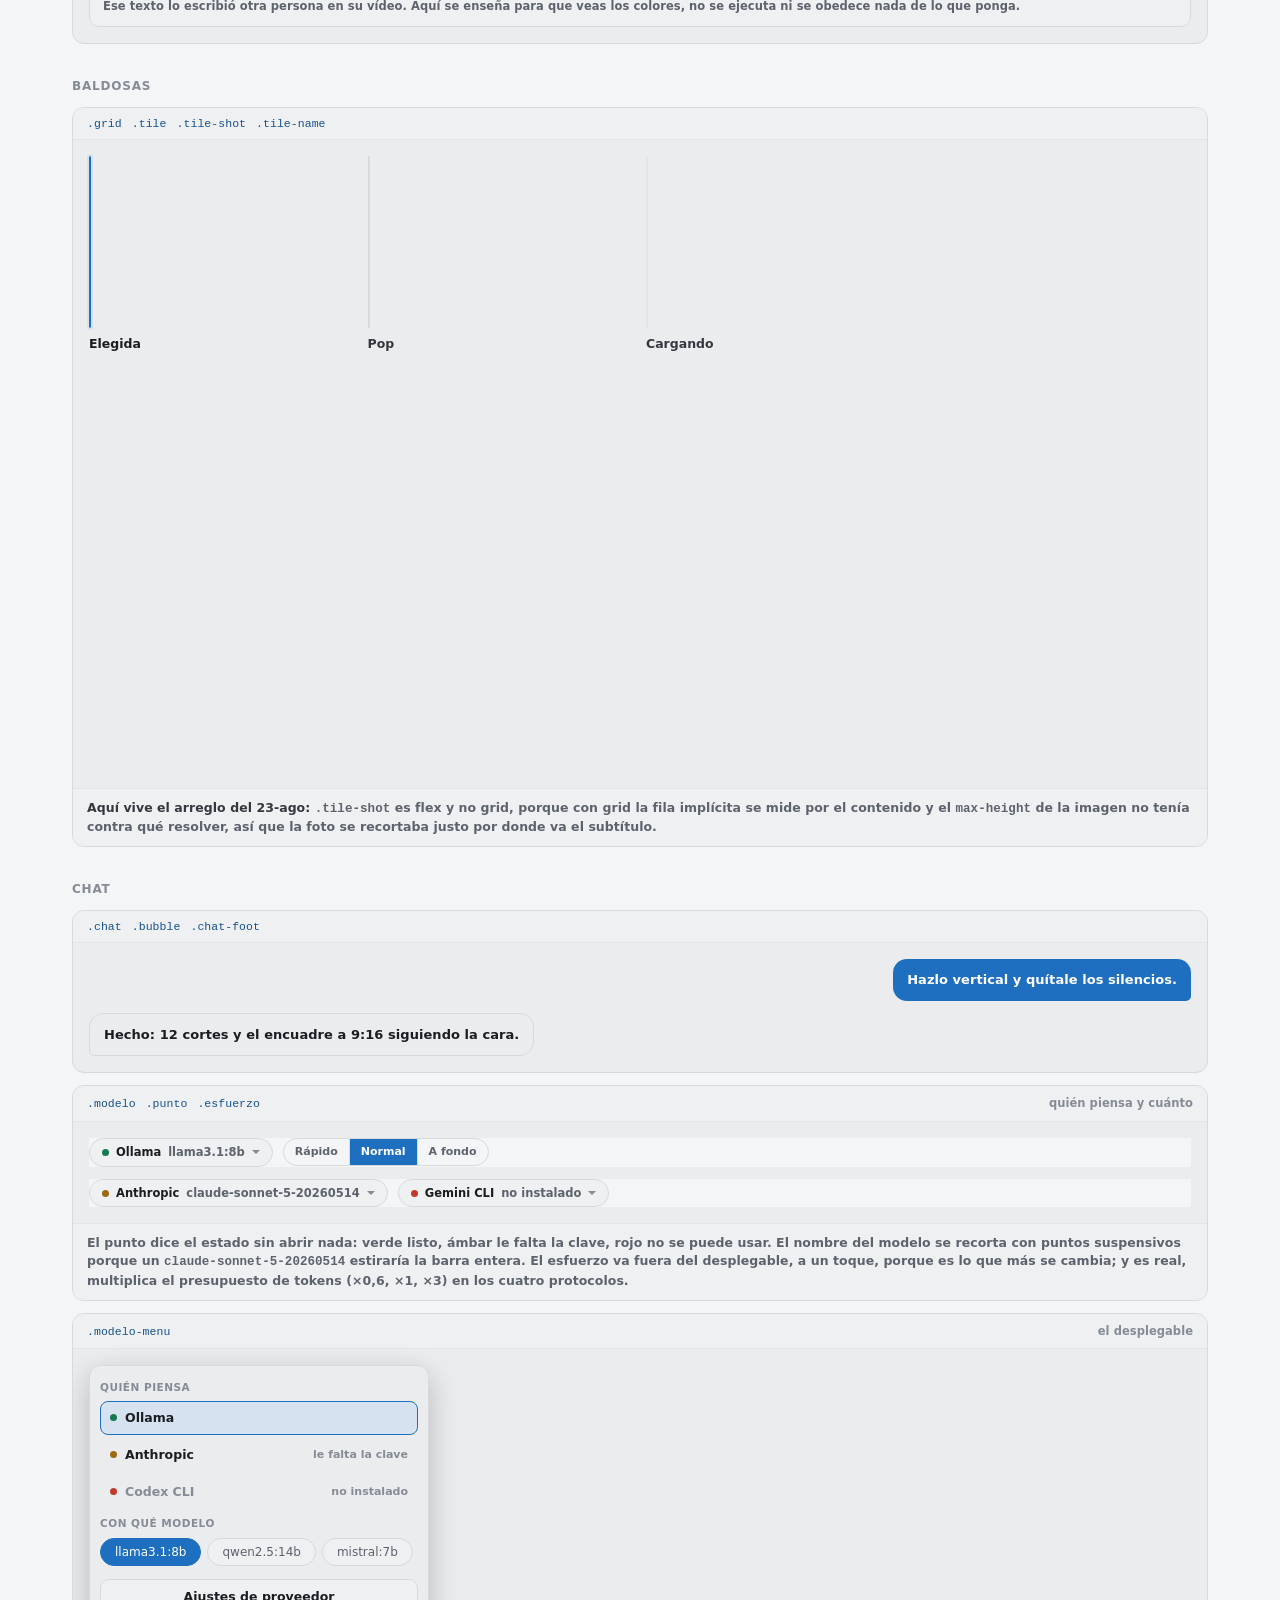
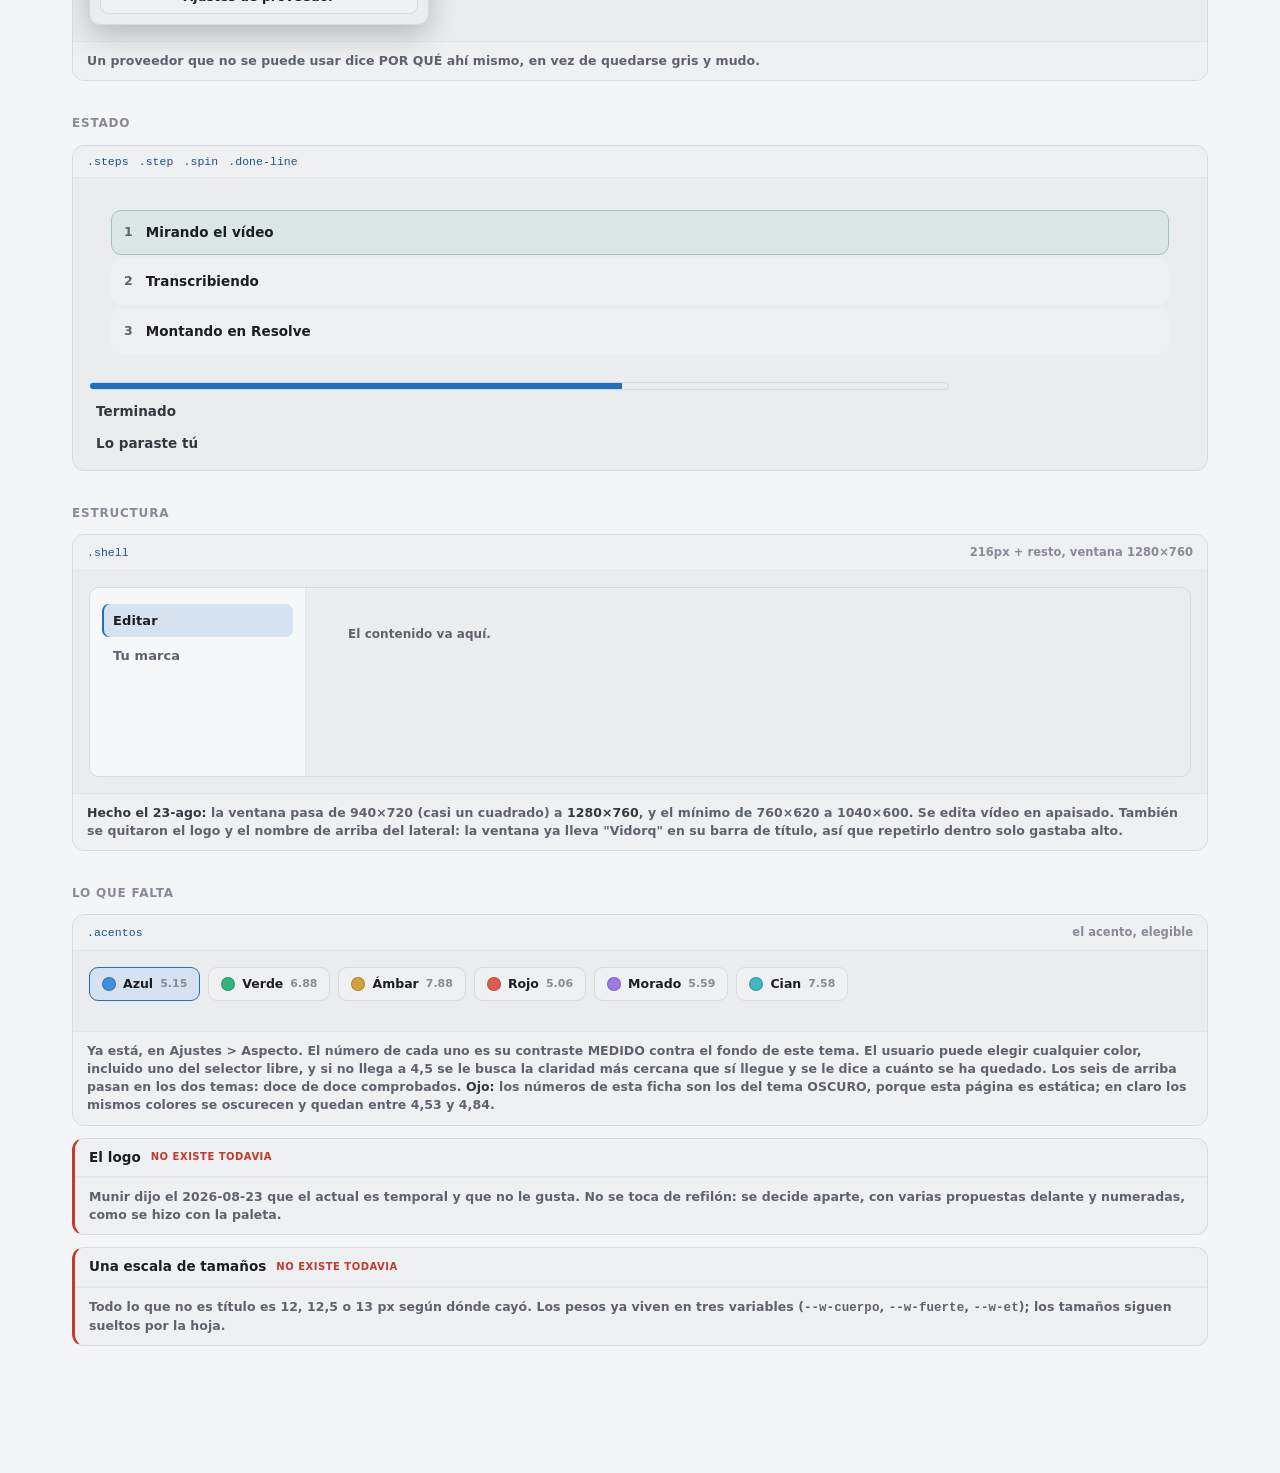
<file: docs/kitchen.html>
<!doctype html>
<html lang="es">
<head>
<meta charset="utf-8">
<meta name="viewport" content="width=device-width, initial-scale=1">
<title>Vidorq · kitchen sink</title>

<!-- El CSS DE VERDAD, el mismo que usa la app. Enlazado y no copiado a
     proposito: un catalogo de piezas con su propia copia del estilo miente a
     los dos dias, y entonces es peor que no tenerlo. Si algo se ve raro aqui,
     se ve raro en la app. -->
<link rel="stylesheet" href="../app/src/App.css">

<style>
  /* Lo unico propio de esta pagina: la rejilla que coloca las fichas. Nada de
     esto describe a Vidorq, solo al catalogo. Va con el prefijo ks- para que
     no se confunda nunca con una clase del producto. */
  body { overflow: auto; }
  .ks-wrap { max-width: 1180px; margin: 0 auto; padding: 28px 22px 90px; }
  .ks-h1 { font-size: 24px; font-weight: 650; letter-spacing: -.3px; }
  .ks-sub { color: var(--muted); font-size: 13px; margin: 6px 0 10px; max-width: 70ch; }
  .ks-nav {
    position: sticky; top: 0; z-index: 5; background: var(--bg);
    border-bottom: 1px solid var(--line); padding: 10px 0 12px; margin-bottom: 24px;
    display: flex; flex-wrap: wrap; gap: 7px;
  }
  .ks-nav a {
    color: var(--muted); text-decoration: none; font-size: 12px;
    border: 1px solid var(--line); border-radius: 999px; padding: 5px 12px;
  }
  .ks-nav a:hover { color: var(--text); border-color: var(--accent); }
  .ks-sec { margin: 0 0 34px; scroll-margin-top: 64px; }
  .ks-sec > h2 {
    font-size: 12px; letter-spacing: .8px; text-transform: uppercase;
    color: var(--faint); margin: 0 0 12px; font-weight: 700;
  }
  .ks-card {
    background: var(--panel); border: 1px solid var(--line); border-radius: 12px;
    margin: 0 0 12px; overflow: hidden;
  }
  .ks-card > header {
    display: flex; align-items: center; gap: 10px; padding: 9px 14px;
    border-bottom: 1px solid var(--line-soft); background: var(--panel2);
  }
  .ks-card > header code {
    font: 11.5px ui-monospace, Consolas, monospace; color: var(--accent-soft);
  }
  .ks-card > header .ks-why { color: var(--faint); font-size: 11.5px; margin-left: auto; }
  .ks-body { padding: 16px; display: flex; flex-wrap: wrap; gap: 12px; align-items: flex-start; }
  .ks-body.ks-col { flex-direction: column; align-items: stretch; }
  .ks-body.tight { gap: 8px; }
  .ks-note {
    padding: 10px 14px; border-top: 1px solid var(--line-soft);
    color: var(--muted); font-size: 12.5px; background: var(--panel2);
  }
  .ks-note b { color: var(--text-dim); }
  .ks-flag {
    border-left: 3px solid #e0a33a;
  }
  .ks-flag > header::after {
    content: "a rehacer"; font-size: 10px; letter-spacing: .5px; text-transform: uppercase;
    color: #e0a33a; font-weight: 700;
  }
  .ks-gone { border-left: 3px solid var(--bad); }
  .ks-gone > header::after {
    content: "no existe todavia"; font-size: 10px; letter-spacing: .5px;
    text-transform: uppercase; color: var(--bad); font-weight: 700;
  }
  /* Los colores del sistema, para poder verlos y no solo leerlos. */
  .ks-tokens { display: grid; grid-template-columns: repeat(auto-fill, minmax(148px, 1fr)); gap: 10px; width: 100%; }
  .ks-token { border: 1px solid var(--line); border-radius: 9px; overflow: hidden; }
  .ks-token i { display: block; height: 42px; }
  .ks-token span {
    display: block; padding: 6px 9px; font: 11px ui-monospace, Consolas, monospace;
    color: var(--muted);
  }

  /* Mando de tema. Sirve para dos cosas: que se pueda revisar el catalogo en
     claro y en oscuro sin cambiar el tema de Windows, y que una captura
     automatica pueda pedir uno concreto por la URL (?tema=light). */
  .ks-mando { display: flex; gap: 7px; align-items: center; margin: 0 0 18px; }
  .ks-mando span { font-size: 11px; letter-spacing: .5px; text-transform: uppercase;
                   color: var(--faint); font-weight: var(--w-et); margin-right: 4px; }
  .ks-mando button {
    font: inherit; font-size: 12.5px; cursor: pointer; background: var(--panel);
    color: var(--muted); border: 1px solid var(--line); border-radius: 8px;
    padding: 7px 15px;
  }
  .ks-mando button[aria-pressed="true"] {
    background: var(--accent-fill); border-color: var(--accent); color: var(--text);
  }
  .ks-mini { width: 260px; }
  .ks-shell-demo { height: 190px; border: 1px solid var(--line); border-radius: 10px; overflow: hidden; width: 100%; }
  .ks-shell-demo .shell { height: 100%; }
</style>
</head>
<body>
<div class="ks-wrap">

  <h1 class="ks-h1">Vidorq · kitchen sink</h1>
  <p class="ks-sub">Todas las piezas de la interfaz en una página, con el nombre de su clase
  y el CSS real de la app enlazado. Sirve para tres cosas: ver qué hay antes de inventar una
  pieza nueva, comprobar que un cambio de estilo no rompe nada de lo de al lado, y decidir
  mirando en vez de leyendo. Las fichas con el borde naranja son las que hay que rehacer, y
  las de borde rojo son las que todavía no existen.</p>

  <div class="ks-mando">
    <span>Tema</span>
    <button type="button" data-t="system">El del sistema</button>
    <button type="button" data-t="light">Claro</button>
    <button type="button" data-t="dark">Oscuro</button>
  </div>

  <nav class="ks-nav">
    <a href="#tokens">Colores</a>
    <a href="#texto">Texto</a>
    <a href="#botones">Botones</a>
    <a href="#pastillas">Pastillas</a>
    <a href="#campos">Campos</a>
    <a href="#paneles">Paneles</a>
    <a href="#baldosas">Baldosas</a>
    <a href="#chat">Chat</a>
    <a href="#estado">Estado</a>
    <a href="#estructura">Estructura</a>
    <a href="#falta">Lo que falta</a>
  </nav>

  <!-- ------------------------------------------------------------------ -->
  <section class="ks-sec" id="tokens">
    <h2>Colores</h2>
    <div class="ks-card">
      <header><code>:root</code><span class="ks-why">App.css, arriba del todo</span></header>
      <div class="ks-body">
        <div class="ks-tokens">
          <div class="ks-token"><i style="background:var(--bg)"></i><span>--bg</span></div>
          <div class="ks-token"><i style="background:var(--bg-side)"></i><span>--bg-side</span></div>
          <div class="ks-token"><i style="background:var(--panel)"></i><span>--panel</span></div>
          <div class="ks-token"><i style="background:var(--panel2)"></i><span>--panel2</span></div>
          <div class="ks-token"><i style="background:var(--line)"></i><span>--line</span></div>
          <div class="ks-token"><i style="background:var(--line-soft)"></i><span>--line-soft</span></div>
          <div class="ks-token"><i style="background:var(--text)"></i><span>--text</span></div>
          <div class="ks-token"><i style="background:var(--text-dim)"></i><span>--text-dim</span></div>
          <div class="ks-token"><i style="background:var(--muted)"></i><span>--muted</span></div>
          <div class="ks-token"><i style="background:var(--faint)"></i><span>--faint</span></div>
          <div class="ks-token"><i style="background:var(--accent)"></i><span>--accent</span></div>
          <div class="ks-token"><i style="background:var(--accent-soft)"></i><span>--accent-soft</span></div>
          <div class="ks-token"><i style="background:var(--accent-fill)"></i><span>--accent-fill</span></div>
          <div class="ks-token"><i style="background:var(--ok)"></i><span>--ok</span></div>
          <div class="ks-token"><i style="background:var(--bad)"></i><span>--bad</span></div>
        </div>
      </div>
      <p class="ks-note"><b>Hecho el 23-ago:</b> paleta Grafito, cuatro colores crudos por tema y el
      resto derivado con <code>color-mix</code>, más tema claro y oscuro. <b>El acento cambia
      entre temas</b> y no es un capricho: el azul del oscuro (<code>#3d8ee0</code>) da 3,13 de
      contraste sobre el fondo claro y hacen falta 4,5, así que en claro baja a
      <code>#1f6fc0</code>. Todos los pares están medidos con WCAG 2.1: si tocas un hex, vuelve
      a medirlo en vez de ajustarlo mirando. Cero colores escritos a mano fuera del tema.</p>
    </div>
  </section>

  <!-- ------------------------------------------------------------------ -->
  <section class="ks-sec" id="texto">
    <h2>Texto</h2>
    <div class="ks-card">
      <header><code>.hint</code> <code>.warn-line</code> <code>.bubble-path</code></header>
      <div class="ks-body ks-col">
        <p>Texto normal del cuerpo, que es el que más se lee.</p>
        <p class="hint">Una nota de apoyo. Explica algo sin robar atención.</p>
        <p class="warn-line">Un aviso: esto no ha salido como debía.</p>
        <p class="bubble-path">C:\proyectos\Vidorq\app\src\App.css</p>
      </div>
      <p class="ks-note"><b>El peso ya está en variables</b> (<code>--w-cuerpo</code> 600,
      <code>--w-fuerte</code> 720, <code>--w-et</code> 800), en un solo sitio y no en cuarenta
      reglas. Son pesos de una fuente variable, no la negrita falsa del navegador.
      <b>Sigue faltando</b> una escala de tamaños: todo lo que no es título es
      <code>.hint</code>.</p>
    </div>
  </section>

  <!-- ------------------------------------------------------------------ -->
  <section class="ks-sec" id="botones">
    <h2>Botones</h2>
    <div class="ks-card">
      <header><code>.cta</code><span class="ks-why">el de aplicar</span></header>
      <div class="ks-body ks-col">
        <button class="cta">Aplicar</button>
        <button class="cta" disabled>Aplicar (apagado)</button>
        <div class="ks-mini"><button class="cta inline">Inline, dentro de una fila</button></div>
      </div>
      <p class="ks-note">El principal de la pantalla ya no cruza el panel: <code>.main &gt; .cta</code>
      lleva <code>max-width: 420px</code> y va centrado. Sigue pegado abajo, que es lo que
      resolvía que hubiera que hacer scroll para encontrarlo.</p>
    </div>
    <div class="ks-card">
      <header><code>.ghost</code> <code>.ghost.small</code> <code>.stop</code></header>
      <div class="ks-body">
        <button class="ghost">Secundario</button>
        <button class="ghost small">Pequeño</button>
        <button class="stop">Parar</button>
        <button class="stop small">Parar pequeño</button>
      </div>
      <p class="ks-note">El nivel de en medio ya está: es <code>.btn</code>, aquí abajo.</p>
    </div>
    <div class="ks-card">
      <header><code>.btn</code><span class="ks-why">el escalón de en medio</span></header>
      <div class="ks-body">
        <button class="btn">Botón normal</button>
        <button class="btn" disabled>Apagado</button>
        <button class="cta inline">Principal</button>
        <button class="ghost">Fantasma</button>
      </div>
      <p class="ks-note">Los tres juntos, para ver que hay tres alturas y no dos. Una acción de
      verdad que no es <i>LA</i> acción usa este.</p>
    </div>

    <div class="ks-card">
      <header><code>.more-toggle</code> <code>.pro-toggle</code> <code>.ws-btn</code></header>
      <div class="ks-body">
        <button class="more-toggle">Más opciones</button>
        <button class="pro-toggle">Modo Pro</button>
        <button class="ws-btn">Principal</button>
      </div>
    </div>
  </section>

  <!-- ------------------------------------------------------------------ -->
  <section class="ks-sec" id="pastillas">
    <h2>Pastillas</h2>
    <div class="ks-card">
      <header><code>.chips</code> <code>.chip-grupo</code> <code>.chip-tit</code><span class="ks-why">los atajos del chat</span></header>
      <div class="ks-body ks-col">
        <div class="chips">
          <div class="chip-grupo">
            <span class="chip-tit">El montaje</span>
            <button class="ya"><span class="chip-marca"></span>Transiciones</button>
            <button>Vertical</button>
            <button>Temblor</button>
            <button>Zoom</button>
            <button>Quitar un trozo</button>
          </div>
          <div class="chip-grupo">
            <span class="chip-tit">El aspecto</span>
            <button>Filtro de color</button>
            <button class="ya"><span class="chip-marca"></span>Subtítulos</button>
            <button>Animación</button>
          </div>
          <div class="chip-grupo">
            <span class="chip-tit">Añadir encima</span>
            <button>Rótulo</button>
            <button>Chapa</button>
          </div>
        </div>
      </div>
      <p class="ks-note">Tres familias por lo que le PASA al vídeo, que es como lo piensa quien
      edita. El punto de acento marca lo que ya está puesto, y no apaga el botón: se puede
      querer cambiar el filtro que hay. Zoom y "quitar un trozo" no llevan marca porque son
      acciones de una vez, y ahí un marcador sería mentira.</p>
    </div>
    <div class="ks-card">
      <header><code>.chip</code> <code>.chip.sel</code><span class="ks-why">en las galerías</span></header>
      <div class="ks-body">
        <button class="chip sel">Seleccionada</button>
        <button class="chip">Sin seleccionar</button>
      </div>
    </div>
    <div class="ks-card">
      <header><code>.tag</code> <code>.opt-tag</code> <code>.hist-tag</code></header>
      <div class="ks-body">
        <span class="tag">etiqueta</span>
        <span class="opt-tag">opción</span>
        <span class="hist-tag">MP4</span>
        <span class="hist-tag resolve">Resolve</span>
      </div>
    </div>
  </section>

  <!-- ------------------------------------------------------------------ -->
  <section class="ks-sec" id="campos">
    <h2>Campos</h2>
    <div class="ks-card">
      <header><code>.field</code> <code>.row</code> <code>input</code></header>
      <div class="ks-body ks-col">
        <section class="field">
          <label>El vídeo que te gustó</label>
          <div class="row">
            <input placeholder="Pega el link del vídeo, o la ruta del archivo">
            <button class="ghost">Mirarlo</button>
          </div>
          <p class="hint">Se mira para sacar el patrón; no se guarda nada suyo.</p>
        </section>
        <section class="field">
          <label>Un cuadro de texto</label>
          <textarea rows="3" placeholder="¿Qué habría que cambiar?"></textarea>
        </section>
      </div>
      <p class="ks-note"><b>Regla U:</b> ningún <code>textarea</code> lleva el tirador de
      agrandar. Si esta caja lo tiene, es un fallo y se arregla en la misma regla de CSS donde
      se le da estilo.</p>
    </div>
    <div class="ks-card">
      <header><code>.chk</code> <code>.lang</code> <code>.path-input</code></header>
      <div class="ks-body">
        <button class="chk on">Encendido</button>
        <button class="chk">Apagado</button>
        <select class="lang"><option>Español</option><option>English</option></select>
        <input class="path-input ks-mini" value="C:\videos\short.mp4">
        <input class="path-input bad ks-mini" value="C:\no\existe.mp4">
      </div>
    </div>
  </section>

  <!-- ------------------------------------------------------------------ -->
  <section class="ks-sec" id="paneles">
    <h2>Paneles</h2>
    <div class="ks-card">
      <header><code>.box</code> <code>.alert</code> <code>.reparto</code> <code>.leido</code></header>
      <div class="ks-body ks-col">
        <div class="box">Una caja normal, para agrupar lo que va junto.</div>
        <div class="alert">Un aviso que hay que leer antes de seguir.</div>
        <div class="reparto">
          <p class="hint"><strong>De su vídeo he copiado</strong> dónde cae el texto, el tamaño
          de la letra, el color del relleno.</p>
          <p class="hint">El resto sale de la plantilla, porque todavía no sé medirlo:
          words, max_chars, upper, font, style, shadow, anim, glow, panel.</p>
        </div>
        <div class="leido">
          <p class="hint">Esto es lo que pone en su vídeo, con el color de cada palabra:</p>
          <p class="frase">
            <span class="seg">50.3s</span>
            <span style="color:#f9f7f7">Y </span><span style="color:#f7f6f6">HAY </span><span style="color:#eefa11">OTRA </span><span style="color:#f9f7f7">PERSONA </span>
          </p>
          <p class="hint">Ese texto lo escribió otra persona en su vídeo. Aquí se enseña para
          que veas los colores, no se ejecuta ni se obedece nada de lo que ponga.</p>
        </div>
      </div>
    </div>
  </section>

  <!-- ------------------------------------------------------------------ -->
  <section class="ks-sec" id="baldosas">
    <h2>Baldosas</h2>
    <div class="ks-card">
      <header><code>.grid</code> <code>.tile</code> <code>.tile-shot</code> <code>.tile-name</code></header>
      <div class="ks-body ks-col">
        <div class="grid">
          <button class="tile sel">
            <div class="tile-shot" style="background:linear-gradient(135deg,#2b2f45,#171a26)"></div>
            <span class="tile-name">Elegida</span>
          </button>
          <button class="tile">
            <div class="tile-shot" style="background:linear-gradient(135deg,#243040,#12161f)"></div>
            <span class="tile-name">Pop</span>
          </button>
          <button class="tile">
            <div class="tile-shot loading"></div>
            <span class="tile-name">Cargando</span>
          </button>
        </div>
      </div>
      <p class="ks-note"><b>Aquí vive el arreglo del 23-ago:</b> <code>.tile-shot</code> es flex
      y no grid, porque con grid la fila implícita se mide por el contenido y el
      <code>max-height</code> de la imagen no tenía contra qué resolver, así que la foto se
      recortaba justo por donde va el subtítulo.</p>
    </div>
  </section>

  <!-- ------------------------------------------------------------------ -->
  <section class="ks-sec" id="chat">
    <h2>Chat</h2>
    <div class="ks-card">
      <header><code>.chat</code> <code>.bubble</code> <code>.chat-foot</code></header>
      <div class="ks-body ks-col">
        <div class="bubble you">Hazlo vertical y quítale los silencios.</div>
        <div class="bubble them">Hecho: 12 cortes y el encuadre a 9:16 siguiendo la cara.</div>
      </div>
    </div>
    <div class="ks-card">
      <header><code>.modelo</code> <code>.punto</code> <code>.esfuerzo</code><span class="ks-why">quién piensa y cuánto</span></header>
      <div class="ks-body ks-col">
        <div class="modelo" style="padding: 0">
          <button class="modelo-btn">
            <span class="punto listo"></span>
            <span class="modelo-quien">Ollama</span>
            <span class="modelo-cual">llama3.1:8b</span>
            <span class="modelo-flecha"></span>
          </button>
          <div class="esfuerzo">
            <button>Rápido</button>
            <button class="sel">Normal</button>
            <button>A fondo</button>
          </div>
        </div>
        <div class="modelo" style="padding: 0">
          <button class="modelo-btn">
            <span class="punto sin-clave"></span>
            <span class="modelo-quien">Anthropic</span>
            <span class="modelo-cual">claude-sonnet-5-20260514</span>
            <span class="modelo-flecha"></span>
          </button>
          <button class="modelo-btn">
            <span class="punto roto"></span>
            <span class="modelo-quien">Gemini CLI</span>
            <span class="modelo-cual">no instalado</span>
            <span class="modelo-flecha"></span>
          </button>
        </div>
      </div>
      <p class="ks-note">El punto dice el estado sin abrir nada: verde listo, ámbar le falta la
      clave, rojo no se puede usar. El nombre del modelo se recorta con puntos suspensivos
      porque un <code>claude-sonnet-5-20260514</code> estiraría la barra entera. El esfuerzo va
      fuera del desplegable, a un toque, porque es lo que más se cambia; y es real, multiplica
      el presupuesto de tokens (×0,6, ×1, ×3) en los cuatro protocolos.</p>
    </div>
    <div class="ks-card">
      <header><code>.modelo-menu</code><span class="ks-why">el desplegable</span></header>
      <div class="ks-body ks-col">
        <div class="modelo-menu" style="position: static; max-width: 340px">
          <p class="modelo-tit">Quién piensa</p>
          <button class="modelo-fila sel"><span class="punto listo"></span><span class="modelo-nom">Ollama</span></button>
          <button class="modelo-fila"><span class="punto sin-clave"></span><span class="modelo-nom">Anthropic</span><span class="modelo-nota">le falta la clave</span></button>
          <button class="modelo-fila" disabled><span class="punto roto"></span><span class="modelo-nom">Codex CLI</span><span class="modelo-nota">no instalado</span></button>
          <p class="modelo-tit">Con qué modelo</p>
          <div class="modelo-modelos">
            <button class="chip sel">llama3.1:8b</button>
            <button class="chip">qwen2.5:14b</button>
            <button class="chip">mistral:7b</button>
          </div>
          <button class="btn">Ajustes de proveedor</button>
        </div>
      </div>
      <p class="ks-note">Un proveedor que no se puede usar dice POR QUÉ ahí mismo, en vez de
      quedarse gris y mudo.</p>
    </div>
  </section>

  <!-- ------------------------------------------------------------------ -->
  <section class="ks-sec" id="estado">
    <h2>Estado</h2>
    <div class="ks-card">
      <header><code>.steps</code> <code>.step</code> <code>.spin</code> <code>.done-line</code></header>
      <div class="ks-body ks-col">
        <div class="steps">
          <div class="step ok"><span class="stepn">1</span><span class="step-body">Mirando el vídeo</span></div>
          <div class="step"><span class="stepn">2</span><span class="step-body">Transcribiendo</span></div>
          <div class="step"><span class="stepn">3</span><span class="step-body">Montando en Resolve</span></div>
        </div>
        <div class="track"><i style="width:62%"></i></div>
        <p class="done-line"><span class="done-ic"></span>Terminado</p>
        <p class="done-line"><span class="done-ic stopped"></span>Lo paraste tú</p>
      </div>
    </div>
  </section>

  <!-- ------------------------------------------------------------------ -->
  <section class="ks-sec" id="estructura">
    <h2>Estructura</h2>
    <div class="ks-card">
      <header><code>.shell</code><span class="ks-why">216px + resto, ventana 1280×760</span></header>
      <div class="ks-body">
        <div class="ks-shell-demo">
          <div class="shell">
            <aside class="side"><nav class="nav"><button class="sel">Editar</button><button>Tu marca</button></nav></aside>
            <main class="main"><div class="ks-body"><p class="hint">El contenido va aquí.</p></div></main>
          </div>
        </div>
      </div>
      <p class="ks-note"><b>Hecho el 23-ago:</b> la ventana pasa de 940×720 (casi un cuadrado) a
      <b>1280×760</b>, y el mínimo de 760×620 a 1040×600. Se edita vídeo en apaisado. También
      se quitaron el logo y el nombre de arriba del lateral: la ventana ya lleva "Vidorq" en
      su barra de título, así que repetirlo dentro solo gastaba alto.</p>
    </div>
  </section>

  <!-- ------------------------------------------------------------------ -->
  <section class="ks-sec" id="falta">
    <h2>Lo que falta</h2>

    <div class="ks-card">
      <header><code>.acentos</code><span class="ks-why">el acento, elegible</span></header>
      <div class="ks-body ks-col">
        <div class="acentos">
          <button class="acento sel"><span class="acento-bola" style="background:#3d8ee0"></span><span>Azul</span><span class="acento-num">5.15</span></button>
          <button class="acento"><span class="acento-bola" style="background:#35b37e"></span><span>Verde</span><span class="acento-num">6.88</span></button>
          <button class="acento"><span class="acento-bola" style="background:#d7a13a"></span><span>Ámbar</span><span class="acento-num">7.88</span></button>
          <button class="acento"><span class="acento-bola" style="background:#e05c4e"></span><span>Rojo</span><span class="acento-num">5.06</span></button>
          <button class="acento"><span class="acento-bola" style="background:#9b7bea"></span><span>Morado</span><span class="acento-num">5.59</span></button>
          <button class="acento"><span class="acento-bola" style="background:#3fb6c4"></span><span>Cian</span><span class="acento-num">7.58</span></button>
        </div>
      </div>
      <p class="ks-note">Ya está, en Ajustes &gt; Aspecto. El número de cada uno es su contraste
      MEDIDO contra el fondo de este tema. El usuario puede elegir cualquier color, incluido uno
      del selector libre, y si no llega a 4,5 se le busca la claridad más cercana que sí llegue y
      se le dice a cuánto se ha quedado. Los seis de arriba pasan en los dos temas: doce de doce
      comprobados. <b>Ojo:</b> los números de esta ficha son los del tema OSCURO, porque esta
      página es estática; en claro los mismos colores se oscurecen y quedan entre 4,53 y 4,84.</p>
    </div>

    <div class="ks-card ks-gone">
      <header>El logo</header>
      <p class="ks-note">Munir dijo el 2026-08-23 que el actual es temporal y que no le gusta. No
      se toca de refilón: se decide aparte, con varias propuestas delante y numeradas, como se
      hizo con la paleta.</p>
    </div>

    <div class="ks-card ks-gone">
      <header>Una escala de tamaños</header>
      <p class="ks-note">Todo lo que no es título es 12, 12,5 o 13 px según dónde cayó. Los pesos
      ya viven en tres variables (<code>--w-cuerpo</code>, <code>--w-fuerte</code>,
      <code>--w-et</code>); los tamaños siguen sueltos por la hoja.</p>
    </div>
  </section>

</div>

<script>
  // El tema se pone en el elemento raiz, que es donde App.css lo busca.
  const raiz = document.documentElement;
  const btns = [...document.querySelectorAll(".ks-mando button")];
  function tema(t) {
    if (t === "system") raiz.removeAttribute("data-theme");
    else raiz.setAttribute("data-theme", t);
    btns.forEach(b => b.setAttribute("aria-pressed", String(b.dataset.t === t)));
  }
  const pedido = new URLSearchParams(location.search).get("tema");
  tema(["light", "dark"].includes(pedido) ? pedido : "system");
  btns.forEach(b => b.addEventListener("click", () => tema(b.dataset.t)));
</script>
</body>
</html>
</file>
<file: web/styles.css>
/* ==========================================================
   Vidorq - landing
   Los tokens de color, peso y tipografia son una copia sincronizada
   de app/src/App.css (paleta Grafito, hecha el 23-ago-2026). No se
   importan por ruta relativa a proposito: la landing se despliega
   sola y ese archivo puede no existir en produccion. Si App.css
   cambia su :root, hay que volver a copiarlo aqui a mano.
   ========================================================== */

:root {
  font-family: "Segoe UI Variable Display", "Segoe UI Variable Text", "Segoe UI", Inter,
    system-ui, sans-serif;
  font-size: 16px;
  line-height: 1.5;
  letter-spacing: .05px;
  -webkit-font-smoothing: antialiased;

  --w-cuerpo: 600;
  --w-fuerte: 720;
  --w-et: 800;

  --panel: color-mix(in srgb, var(--bg) 100%, var(--vuelta) 4%);
  --panel2: color-mix(in srgb, var(--bg) 100%, var(--vuelta) 2%);
  --line: color-mix(in srgb, var(--bg) 100%, var(--vuelta) 13%);
  --line-soft: color-mix(in srgb, var(--bg) 100%, var(--vuelta) 7%);
  --accent-soft: color-mix(in srgb, var(--accent) 74%, var(--vuelta));
  --accent-fill: color-mix(in srgb, var(--accent) 14%, var(--bg));
}

:root, :root[data-theme="light"] {
  color-scheme: light;
  --vuelta: #000000;
  --bg: #f4f5f7;
  --text: #1a1d21;
  --text-dim: #33383f;
  --muted: #5c636d;
  --faint: #858c96;
  --accent: #1f6fc0;
  --sobre: #ffffff;
  --ok: #137a52;
}

@media (prefers-color-scheme: dark) {
  :root:not([data-theme="light"]) {
    color-scheme: dark;
    --vuelta: #ffffff;
    --bg: #17191c;
    --text: #e8eaed;
    --text-dim: #c5cbd3;
    --muted: #9aa1ab;
    --faint: #6b727c;
    --accent: #3d8ee0;
    --sobre: #06090c;
    --ok: #35b37e;
  }
}

:root[data-theme="dark"] {
  color-scheme: dark;
  --vuelta: #ffffff;
  --bg: #17191c;
  --text: #e8eaed;
  --text-dim: #c5cbd3;
  --muted: #9aa1ab;
  --faint: #6b727c;
  --accent: #3d8ee0;
  --sobre: #06090c;
  --ok: #35b37e;
}

* { box-sizing: border-box; margin: 0; padding: 0; }

html { scroll-behavior: auto; }
html.motion { scroll-behavior: smooth; }

body {
  background: var(--bg);
  color: var(--text);
  font-weight: var(--w-cuerpo);
  overflow-x: hidden;
  position: relative;
}

img { display: block; max-width: 100%; }

a { color: inherit; text-decoration: none; }

/* ---------- fondo en capas (parallax) ---------- */

.parallax-bg {
  position: absolute;
  inset: 0;
  z-index: 0;
  overflow: hidden;
  pointer-events: none;
}

.orb {
  position: absolute;
  display: block;
  width: 46vw;
  height: 46vw;
  max-width: 620px;
  max-height: 620px;
  border-radius: 50%;
  filter: blur(90px);
  opacity: .16;
  will-change: translate;
}

.orb-sm { width: 30vw; height: 30vw; max-width: 380px; max-height: 380px; opacity: .11; }

/* Un solo acento, no dos: el morado ya no existe en Grafito. */
.orb-violet, .orb-blue { background: radial-gradient(circle, var(--accent), transparent 70%); }

main, .footer { position: relative; z-index: 1; }

/* ---------- reveal on scroll ---------- */

.reveal {
  opacity: 0;
  translate: 0 calc(22px * var(--motion-gain, 1));
  transition: opacity .7s ease, translate .7s ease;
}

.reveal.in-view { opacity: 1; translate: 0 0; }

.funciona-steps .reveal:nth-child(2) { transition-delay: .12s; }
.funciona-steps .reveal:nth-child(3) { transition-delay: .24s; }
.stat-row .reveal:nth-child(2) { transition-delay: .12s; }
.stat-row .reveal:nth-child(3) { transition-delay: .24s; }

/* ---------- texto general ---------- */

.eyebrow {
  font-size: 13px;
  font-weight: var(--w-et);
  letter-spacing: .7px;
  text-transform: uppercase;
  color: var(--accent-soft);
  margin-bottom: 10px;
}

h1, h2, h3 { font-weight: var(--w-et); letter-spacing: -.01em; color: var(--text); }

h2 {
  font-size: clamp(26px, 4vw, 38px);
  margin-bottom: 26px;
  max-width: 640px;
}

.section .center h2, .center h2 { margin-left: auto; margin-right: auto; }

/* ---------- hero ---------- */

.hero {
  position: relative;
  min-height: 100vh;
  display: flex;
  flex-direction: column;
  align-items: center;
  justify-content: center;
  text-align: center;
  padding: 100px 24px 60px;
}

.hero-inner {
  max-width: 640px;
  display: flex;
  flex-direction: column;
  align-items: center;
  will-change: opacity, translate, scale;
}

.hero-logo {
  width: 88px;
  height: 88px;
  margin-bottom: 22px;
  filter: drop-shadow(0 6px 18px color-mix(in srgb, var(--accent) 25%, transparent));
}

.hero h1 {
  font-size: clamp(34px, 6vw, 46px);
  margin-bottom: 14px;
}

.tagline {
  font-size: clamp(22px, 3.4vw, 30px);
  font-weight: var(--w-fuerte);
  color: var(--accent);
  margin-bottom: 20px;
  line-height: 1.3;
}

.hero-sub {
  color: var(--muted);
  font-size: 16px;
  max-width: 480px;
  margin-bottom: 34px;
}

.hero-sub strong { color: var(--text); font-weight: var(--w-fuerte); }

.hero-actions { display: flex; gap: 14px; flex-wrap: wrap; justify-content: center; }

/* ---------- botones (mismas clases que la app: .cta y .ghost) ---------- */

.cta {
  background: var(--accent);
  color: var(--sobre);
  border: 0;
  border-radius: 11px;
  padding: 14px 26px;
  font-size: 15px;
  font-weight: var(--w-fuerte);
  letter-spacing: .3px;
  font-family: inherit;
  cursor: pointer;
  display: inline-flex;
  align-items: center;
  justify-content: center;
  gap: 9px;
  transition: filter .12s, translate .18s ease-out;
}

.cta:hover { filter: brightness(1.1); }
.cta:focus-visible { outline: 2px solid var(--accent); outline-offset: 2px; border-radius: 6px; }

.ghost {
  background: transparent;
  border: 1px solid var(--line);
  color: var(--text-dim);
  border-radius: 9px;
  padding: 14px 26px;
  font-size: 15px;
  font-weight: var(--w-cuerpo);
  font-family: inherit;
  cursor: pointer;
  display: inline-block;
  transition: border-color .12s, translate .18s ease-out;
}

.ghost:hover { border-color: var(--accent); }
.ghost:focus-visible { outline: 2px solid var(--accent); outline-offset: 2px; border-radius: 6px; }
.ghost.small { padding: 6px 13px; font-size: 12px; }

.scroll-hint {
  position: absolute;
  bottom: 34px;
  left: 50%;
  transform: translateX(-50%);
  width: 26px;
  height: 42px;
  border: 2px solid var(--line);
  border-radius: 999px;
  display: flex;
  justify-content: center;
  padding-top: 8px;
}

.scroll-hint span {
  width: 4px;
  height: 8px;
  border-radius: 999px;
  background: var(--accent-soft);
}

html.motion .scroll-hint span {
  animation: scrollDot 1.8s ease-in-out 2;
}

@keyframes scrollDot {
  0% { translate: 0 0; opacity: 1; }
  70% { translate: 0 14px; opacity: 0; }
  100% { translate: 0 14px; opacity: 0; }
}

/* ---------- secciones ---------- */

.section { padding: 110px 24px; }

.section-inner { max-width: 780px; margin: 0 auto; }

.section-inner.center { text-align: center; display: flex; flex-direction: column; align-items: center; }
.section-inner.wide { max-width: 980px; }

/* ---------- demo del panel (recreado, no capturado) ---------- */

.demo-section { padding-top: 0; padding-bottom: 60px; }

.demo {
  background: var(--bg);
  border: 1px solid var(--line);
  border-radius: 18px;
  padding: 30px 34px;
  box-shadow: 0 24px 60px -24px color-mix(in srgb, var(--text) 30%, transparent);
}

.demo-head { display: flex; justify-content: space-between; align-items: flex-start; gap: 16px; flex-wrap: wrap; margin-bottom: 22px; }
.demo-head h3 { font-size: 19px; font-weight: var(--w-fuerte); margin-bottom: 4px; }
.demo-head p { font-size: 12.5px; color: var(--muted); }

.demo-seg { display: inline-flex; gap: 3px; padding: 3px; background: var(--panel); border: 1px solid var(--line); border-radius: 8px; }
.demo-seg button {
  font: inherit; font-size: 12.5px; font-weight: var(--w-cuerpo); padding: 7px 13px;
  border-radius: 6px; border: 0; background: transparent; color: var(--muted); cursor: pointer;
}
.demo-seg button.sel { background: var(--accent); color: var(--sobre); font-weight: var(--w-fuerte); }

.demo-drop {
  border: 1.5px dashed var(--line); border-radius: 12px; background: var(--panel2);
  padding: 36px 24px; display: flex; flex-direction: column; align-items: center; gap: 7px;
  color: var(--muted); text-align: center; margin-bottom: 20px;
}
.demo-drop svg { color: var(--faint); margin-bottom: 4px; }
.demo-drop strong { color: var(--text); font-size: 16px; font-weight: var(--w-fuerte); }
.demo-drop span { font-size: 13px; }

.demo-prompt {
  background: var(--panel2); border: 1px solid var(--line); border-radius: 11px;
  padding: 14px 16px; font-size: 14px; color: var(--text); margin-bottom: 12px;
}

.demo-eg { display: flex; flex-wrap: wrap; gap: 8px; margin-bottom: 20px; }
.demo-eg span { font-size: 12px; color: var(--muted); border: 1px dashed var(--line); border-radius: 999px; padding: 6px 12px; }

.demo-presets { display: grid; grid-template-columns: repeat(3, 1fr); gap: 12px; }
.demo-preset {
  background: var(--panel); border: 1px solid var(--line); border-radius: 12px; padding: 16px;
  text-align: left; font-family: inherit; cursor: pointer; display: flex; flex-direction: column; gap: 6px;
  transition: border-color .15s, background .15s;
}
.demo-preset svg { color: var(--muted); }
.demo-preset b { font-size: 14px; font-weight: var(--w-fuerte); color: var(--text); display: flex; align-items: center; gap: 6px; }
.demo-preset em { font-style: normal; font-size: 9.5px; font-weight: var(--w-et); color: var(--accent-soft); letter-spacing: .6px; }
.demo-preset small { font-size: 12px; color: var(--muted); line-height: 1.4; }
.demo-preset.sel { border-color: var(--accent); background: var(--accent-fill); }
.demo-preset.sel svg { color: var(--accent); }

/* ---------- pestañas del demo (las seis secciones del lateral) ---------- */

.demo-tabs {
  display: flex; flex-wrap: wrap; gap: 6px; margin-bottom: 26px;
  padding-bottom: 18px; border-bottom: 1px solid var(--line);
}

.demo-tab {
  font: inherit; font-size: 13px; font-weight: var(--w-cuerpo); color: var(--muted);
  background: transparent; border: 1px solid var(--line); border-radius: 999px;
  padding: 8px 15px; cursor: pointer; transition: border-color .15s, color .15s, background .15s;
}

.demo-tab:hover { color: var(--text); border-color: var(--accent-soft); }
.demo-tab.sel { background: var(--accent); border-color: var(--accent); color: var(--sobre); font-weight: var(--w-fuerte); }

/* ---------- Tu marca ---------- */

.demo-field { margin-bottom: 22px; }
.demo-field:last-child { margin-bottom: 0; }
.demo-field label { display: block; font-size: 12.5px; font-weight: var(--w-fuerte); color: var(--text-dim); margin-bottom: 10px; }

.demo-pace { display: flex; align-items: center; gap: 16px; }
.demo-pace-track { flex: 1; height: 8px; border-radius: 4px; background: var(--panel); border: 1px solid var(--line); overflow: hidden; }
.demo-pace-track i { display: block; height: 100%; background: var(--accent); }
.demo-pace-read { flex: 0 0 auto; display: flex; flex-direction: column; min-width: 200px; }
.demo-pace-read b { font-size: 13px; font-weight: var(--w-fuerte); }
.demo-pace-read span { font-size: 11.5px; color: var(--muted); }

.demo-swatches { display: flex; gap: 10px; }
.demo-swatches span { width: 34px; height: 34px; border-radius: 8px; border: 1px solid var(--line); }

/* ---------- Copiar un estilo ---------- */

.demo-row { display: flex; gap: 10px; align-items: center; margin-bottom: 18px; }
.demo-row .demo-prompt { margin-bottom: 0; }

.demo-reparto {
  background: var(--panel2); border: 1px solid var(--line); border-radius: 11px;
  padding: 14px 16px; display: flex; flex-direction: column; gap: 7px;
}
.demo-reparto p { font-size: 13.5px; color: var(--muted); line-height: 1.5; margin: 0; }
.demo-reparto strong { color: var(--text); font-weight: var(--w-fuerte); }

/* ---------- Historial ---------- */

.demo-hist { display: flex; flex-direction: column; gap: 8px; }
.demo-hist-row {
  display: flex; gap: 14px; align-items: flex-start; background: var(--panel2);
  border: 1px solid var(--line); border-radius: 10px; padding: 12px 14px;
}
.demo-hist-hour { flex: 0 0 auto; font-size: 12px; color: var(--faint); font-variant-numeric: tabular-nums; padding-top: 1px; }
.demo-hist-body { display: flex; flex-direction: column; gap: 3px; }
.demo-hist-body b { font-size: 13px; font-weight: var(--w-fuerte); color: var(--text); margin-right: 8px; }
.demo-hist-body em {
  font-style: normal; font-size: 10.5px; font-weight: var(--w-fuerte); color: var(--muted);
  background: var(--panel); border: 1px solid var(--line-soft); border-radius: 5px; padding: 1px 6px;
}
.demo-hist-body em.resolve { color: var(--accent-soft); border-color: var(--accent); }
.demo-hist-body span { font-size: 12.5px; color: var(--text-dim); }
.demo-hist-body small { font-size: 11.5px; color: var(--muted); }

/* ---------- Empezar con Resolve ---------- */

.demo-steps { list-style: none; display: flex; flex-direction: column; gap: 10px; margin-bottom: 18px; }
.demo-steps li {
  display: flex; align-items: center; gap: 12px; background: var(--panel2);
  border: 1px solid color-mix(in srgb, var(--ok) 32%, var(--line));
  border-radius: 10px; padding: 12px 14px; font-size: 13.5px; font-weight: var(--w-fuerte); color: var(--text);
}
.demo-step-mark {
  flex: 0 0 auto; width: 22px; height: 22px; border-radius: 50%;
  background: var(--ok); color: var(--sobre); display: grid; place-items: center;
}

.demo-ok {
  display: flex; align-items: center; gap: 10px; font-size: 12.5px; color: var(--text-dim);
  background: color-mix(in srgb, var(--ok) 12%, var(--bg)); border: 1px solid color-mix(in srgb, var(--ok) 35%, var(--bg));
  border-radius: 9px; padding: 11px 14px;
}

/* ---------- Ajustes / vincular con tu IA ---------- */

.demo-agents { display: flex; flex-direction: column; gap: 10px; }
.demo-agent { background: var(--panel2); border: 1px solid var(--line); border-radius: 10px; padding: 10px 12px; }
.demo-agent-head { display: flex; justify-content: space-between; align-items: center; gap: 10px; margin-bottom: 6px; }
.demo-agent-head strong { font-size: 13.5px; font-weight: var(--w-fuerte); }
.demo-agent code {
  display: block; font: 11.5px ui-monospace, Consolas, monospace; color: var(--accent-soft);
  word-break: break-all; line-height: 1.5;
}

@media (max-width: 720px) {
  .demo-pace { flex-direction: column; align-items: stretch; gap: 8px; }
  .demo-pace-read { min-width: 0; }
  .demo-row { flex-direction: column; align-items: stretch; }
}

.demo-caption {
  text-align: center;
  margin-top: 14px;
  font-size: 13px;
  color: var(--muted);
}

@media (max-width: 720px) {
  .demo-presets { grid-template-columns: 1fr; }
  .demo { padding: 22px 20px; }
}

.lede { color: var(--muted); font-size: 17px; line-height: 1.55; margin-bottom: 30px; max-width: 620px; }
.lede strong { color: var(--text); font-weight: var(--w-fuerte); }

/* ---------- problema ---------- */

.story {
  background: var(--panel);
  border: 1px solid var(--line);
  border-left: 3px solid var(--accent);
  border-radius: 14px;
  padding: 28px 30px;
  font-size: 17px;
  line-height: 1.65;
  color: var(--text);
  margin-bottom: 34px;
}

.story p + p { margin-top: 14px; color: var(--accent-soft); font-weight: var(--w-fuerte); }

.story strong { color: var(--text); font-weight: var(--w-fuerte); }

.stat-row { display: flex; gap: 16px; flex-wrap: wrap; }

.stat {
  flex: 1;
  min-width: 140px;
  background: var(--panel);
  border: 1px solid var(--line);
  border-radius: 14px;
  padding: 20px;
  display: flex;
  flex-direction: column;
  gap: 4px;
}

.stat strong { font-size: 26px; color: var(--accent); font-weight: var(--w-et); }
.stat span { font-size: 13px; color: var(--muted); }

/* ---------- como funciona (timeline + columna sticky) ---------- */

.funciona-grid { display: block; }

.funciona-counter {
  margin-top: 18px;
  font-size: 13px;
  font-weight: var(--w-fuerte);
  color: var(--muted);
  letter-spacing: .5px;
  font-variant-numeric: tabular-nums;
}

.funciona-counter span { color: var(--accent); font-size: 15px; font-weight: var(--w-et); }

.funciona-steps {
  position: relative;
  display: flex;
  flex-direction: column;
  gap: 28px;
  padding-left: 34px;
  margin-top: 36px;
}

.funciona-steps::before {
  content: "";
  position: absolute;
  left: 13px;
  top: 6px;
  bottom: 6px;
  width: 2px;
  background: linear-gradient(180deg, var(--line), var(--accent-soft) 15%, var(--accent-soft) 85%, var(--line));
  opacity: .6;
}

.step {
  position: relative;
  background: var(--panel);
  border: 1px solid var(--line);
  border-radius: 14px;
  padding: 26px 22px;
  display: flex;
  flex-direction: column;
  gap: 8px;
}

.step-num {
  position: absolute;
  left: -34px;
  top: 26px;
  width: 32px;
  height: 32px;
  border-radius: 50%;
  background: var(--accent);
  color: var(--sobre);
  font-weight: var(--w-et);
  font-size: 14px;
  display: grid;
  place-items: center;
  box-shadow: 0 0 0 4px var(--bg);
  transition: scale .3s ease, box-shadow .3s ease;
}

.step.active .step-num {
  scale: 1.15;
  box-shadow: 0 0 0 4px var(--bg), 0 0 16px color-mix(in srgb, var(--accent) 55%, transparent);
}

.step h3 { font-size: 17px; font-weight: var(--w-fuerte); }
.step p { font-size: 14px; color: var(--muted); line-height: 1.55; }

@media (min-width: 860px) {
  .funciona-grid {
    display: grid;
    grid-template-columns: 260px 1fr;
    gap: 48px;
    align-items: start;
  }

  .funciona-sticky { position: sticky; top: 120px; }

  .funciona-steps { margin-top: 0; }
}

/* ---------- anti-slop / lo que ya hace ---------- */

.split {
  display: grid;
  grid-template-columns: 1fr 1fr;
  gap: 24px;
  margin-bottom: 30px;
}

.split p { color: var(--muted); font-size: 15px; line-height: 1.6; }

.profile-card {
  background: var(--panel2);
  border: 1px solid var(--line);
  border-radius: 14px;
  padding: 8px 22px;
}

.profile-row {
  display: flex;
  justify-content: space-between;
  gap: 12px;
  padding: 14px 0;
  font-size: 14px;
}

.profile-row + .profile-row { border-top: 1px solid var(--line); }
.profile-row span { color: var(--muted); }
.profile-row em { color: var(--accent-soft); font-style: normal; font-weight: var(--w-fuerte); text-align: right; }

/* ---------- funciona con tu IA ---------- */

.hint-text { color: var(--muted); max-width: 460px; margin-bottom: 26px; }

.chips-label { color: var(--muted); font-size: 13px; margin: 30px 0 12px; }

.chips { display: flex; gap: 10px; flex-wrap: wrap; justify-content: center; }

.chip {
  background: var(--panel);
  border: 1px solid var(--line);
  color: var(--text);
  border-radius: 999px;
  padding: 9px 18px;
  font-size: 14px;
  font-weight: var(--w-fuerte);
  display: inline-block;
  transition: translate .18s ease-out, border-color .15s;
}

/* ---------- lo ultimo (changelog) ---------- */

.log { list-style: none; display: flex; flex-direction: column; gap: 0; }

.log-row {
  display: grid;
  grid-template-columns: 108px 1fr;
  gap: 20px;
  padding: 20px 0;
  border-top: 1px solid var(--line);
}

.log-row:last-child { border-bottom: 1px solid var(--line); }

.log-when {
  font-size: 12.5px;
  font-weight: var(--w-fuerte);
  letter-spacing: .3px;
  color: var(--accent);
  padding-top: 2px;
}

.log-row h3 { font-size: 16px; margin-bottom: 6px; font-weight: var(--w-fuerte); }
.log-row p { font-size: 14.5px; color: var(--muted); line-height: 1.6; }
.log-row em { color: var(--text-dim); font-style: normal; font-weight: var(--w-fuerte); }

@media (max-width: 640px) {
  .log-row { grid-template-columns: 1fr; gap: 6px; }
}

/* Las frases que se le pueden escribir. Se ven como lo que son: texto que
   alguien teclea, no botones ni tarjetas. */
.says {
  display: flex; flex-direction: column; gap: 10px;
  max-width: 620px; margin: 28px auto 32px; text-align: left;
}
.say {
  background: var(--panel2);
  border: 1px solid var(--line);
  border-left: 3px solid var(--accent);
  border-radius: 10px; padding: 13px 16px;
  font-size: 15px; line-height: 1.4; color: var(--text-dim);
}
@media (max-width: 640px) { .say { font-size: 14px; padding: 11px 13px; } }

/* ---------- footer ---------- */

.footer {
  border-top: 1px solid var(--line);
  padding: 46px 24px 54px;
  text-align: center;
}

.footer .brand { display: flex; align-items: center; justify-content: center; gap: 10px; margin-bottom: 10px; }
.footer .brand-logo { width: 30px; height: 30px; }
.footer .brand-name { font-weight: var(--w-et); font-size: 16px; }

.footer-tagline { color: var(--muted); font-size: 14px; margin-bottom: 18px; }

.footer-links { display: flex; gap: 22px; justify-content: center; align-items: center; flex-wrap: wrap; margin-bottom: 18px; }
.footer-links a { font-size: 13px; color: var(--accent); font-weight: var(--w-fuerte); }
.footer-links a:hover { text-decoration: underline; }
.footer-links a:focus-visible { outline: 2px solid var(--accent); outline-offset: 3px; }

.motion-toggle {
  background: transparent;
  border: 1px solid var(--line);
  color: var(--muted);
  border-radius: 999px;
  padding: 5px 14px;
  font-size: 12px;
  font-weight: var(--w-fuerte);
  font-family: inherit;
  cursor: pointer;
  transition: border-color .15s, color .15s;
}

.motion-toggle:hover { border-color: var(--accent); color: var(--text); }
.motion-toggle[aria-pressed="true"] { border-color: var(--accent); color: var(--accent); background: var(--accent-fill); }
.motion-toggle:focus-visible { outline: 2px solid var(--accent); outline-offset: 3px; }

.footer-copy { font-size: 12px; color: var(--muted); }

/* ---------- responsive ---------- */

@media (max-width: 720px) {
  .split { grid-template-columns: 1fr; }
  .section { padding: 80px 20px; }
  .hero { padding: 90px 20px 50px; }
  .profile-row { flex-direction: column; gap: 2px; }
  .profile-row em { text-align: left; }
}

@media (max-width: 480px) {
  .orb { opacity: .1; }
  .cta, .ghost { width: 100%; text-align: center; }
  .hero-actions { flex-direction: column; width: 100%; }
}
</file>
<file: app/src/App.css>
/* Segoe UI Variable es la fuente de Windows 11: mejor ajustada en tamanos pequenos que la
   Segoe UI clasica y ya viene instalada, asi que la app abre sin descargar nada. */
:root {
  font-family: "Segoe UI Variable Display", "Segoe UI Variable Text", "Segoe UI", Inter,
    system-ui, sans-serif;
  font-size: 13.5px;
  line-height: 1.45;
  letter-spacing: .05px;
  font-feature-settings: "tnum" 1;
  -webkit-font-smoothing: antialiased;

  /* Peso de la letra. Segoe UI Variable es una fuente VARIABLE, asi que 600 y
     720 son trazos dibujados y no la negrita falsa que se inventa el navegador
     engordando los bordes, que es lo que ensucia el texto pequeño. */
  --w-cuerpo: 600;
  --w-fuerte: 720;
  --w-et: 800;

  /* Cuatro colores por tema y el resto derivado con color-mix. Antes eran
     quince escritos a mano, asi que cambiar el acento eran quince ediciones y
     el tema claro no existia. */
  --panel: color-mix(in srgb, var(--bg) 100%, var(--vuelta) 4%);
  --panel2: color-mix(in srgb, var(--bg) 100%, var(--vuelta) 2%);
  --line: color-mix(in srgb, var(--bg) 100%, var(--vuelta) 13%);
  --line-soft: color-mix(in srgb, var(--bg) 100%, var(--vuelta) 7%);
  --bg-side: color-mix(in srgb, var(--bg) 100%, var(--hundir) 26%);
  /* Un campo es un HUECO donde se escribe, asi que va hundido respecto a su
     panel. Con el panel al 2% del fondo, el campo y el panel eran la misma
     superficie a un metro de la pantalla. */
  --hueco: color-mix(in srgb, var(--bg) 100%, var(--hundir) 40%);
  --accent-soft: color-mix(in srgb, var(--accent) 74%, var(--vuelta));
  --accent-fill: color-mix(in srgb, var(--accent) 14%, var(--bg));
}

/* --------------------------------------------------------------------------
   Los dos temas. El acento CAMBIA entre ellos y no es un capricho: medido con
   la formula de WCAG 2.1, el azul del tema oscuro (#3d8ee0) da 5,15 sobre el
   fondo oscuro y solo 3,13 sobre el claro, cuando hacen falta 4,5 para leer un
   texto. En claro baja a #1f6fc0, que da 4,70. Lo mismo con el verde, el ambar
   y el rojo. Si tocas un hex, vuelve a MEDIRLO; no lo ajustes mirando.

   Se define el claro primero en :root para que sea el valor por defecto de
   quien no tiene preferencia, y el oscuro gana por media query o por el
   atributo. Asi la app abre en el tema del sistema sin parpadeo y sin obligar
   a pulsar nada, y el interruptor sigue mandando sobre las dos cosas.
   -------------------------------------------------------------------------- */
:root, :root[data-theme="light"] {
  color-scheme: light;
  --vuelta: #000000;   /* hacia donde se separan los paneles del fondo */
  --hundir: #ffffff;   /* hacia donde se hunden los campos */
  --bg: #f4f5f7;
  --text: #1a1d21;
  --text-dim: #33383f;
  --muted: #5c636d;
  --faint: #858c96;
  --accent: #1f6fc0;
  --sobre: #ffffff;    /* el texto que va ENCIMA del acento */
  --ok: #137a52;
  --warn: #9c6b0f;
  --bad: #c33a2c;
}

@media (prefers-color-scheme: dark) {
  :root:not([data-theme="light"]) {
    color-scheme: dark;
    --vuelta: #ffffff;
    --hundir: #000000;
    --bg: #17191c;
    --text: #e8eaed;
    --text-dim: #c5cbd3;
    --muted: #9aa1ab;
    --faint: #6b727c;
    --accent: #3d8ee0;
    --sobre: #06090c;
    --ok: #35b37e;
    --warn: #d7a13a;
    --bad: #e05c4e;
  }
}

:root[data-theme="dark"] {
  color-scheme: dark;
  --vuelta: #ffffff;
  --hundir: #000000;
  --bg: #17191c;
  --text: #e8eaed;
  --text-dim: #c5cbd3;
  --muted: #9aa1ab;
  --faint: #6b727c;
  --accent: #3d8ee0;
  --sobre: #06090c;
  --ok: #35b37e;
  --warn: #d7a13a;
  --bad: #e05c4e;
}

* { box-sizing: border-box; margin: 0; padding: 0; }

body {
  background: var(--bg); color: var(--text); overflow: hidden;
  /* Mas peso en todo: la interfaz se veia blanda. Va aqui y no en
     cuarenta reglas, para poder subirlo o bajarlo de un sitio. */
  font-weight: var(--w-cuerpo);
}

.icon { flex: 0 0 auto; }

/* ---------- estructura ---------- */
.shell { display: grid; grid-template-columns: 216px 1fr; height: 100vh; }

/* ---------- barra lateral ---------- */
.side {
  background: var(--bg-side); border-right: 1px solid var(--line-soft);
  padding: 16px 12px; display: flex; flex-direction: column; gap: 18px;
}

.ws-btn {
  background: var(--panel); border: 1px solid var(--line); border-radius: 8px;
  padding: 9px 11px; font-size: 12.5px; color: var(--text-dim); font-family: inherit;
  display: flex; align-items: center; gap: 8px; cursor: pointer; text-align: left;
}
.ws-btn .chev { margin-left: auto; color: var(--faint); }
.ws-btn:hover { border-color: var(--accent); }
.ws-wrap { position: relative; display: flex; flex-direction: column; }
.ws-menu {
  position: absolute; top: calc(100% + 5px); left: 0; right: 0; z-index: 20;
  background: var(--panel); border: 1px solid var(--line); border-radius: 9px;
  padding: 4px; display: flex; flex-direction: column; gap: 1px;
  box-shadow: 0 12px 28px rgba(0, 0, 0, .45);
}
.ws-menu button {
  background: transparent; border: 0; color: var(--muted); font-family: inherit;
  font-size: 12.5px; text-align: left; padding: 8px 9px; border-radius: 6px;
  cursor: pointer; display: flex; align-items: center; gap: 8px;
}
.ws-menu button:hover { background: var(--panel2); color: var(--text); }
.ws-menu button.sel { color: var(--text); font-weight: var(--w-fuerte); }

.nav { display: flex; flex-direction: column; gap: 2px; }
.nav button {
  padding: 9px 11px; border-radius: 7px; font-size: 13px; font-weight: var(--w-cuerpo);
  color: var(--muted); background: transparent; border: 0; font-family: inherit;
  display: flex; gap: 10px; align-items: center; cursor: pointer; letter-spacing: .1px;
}
.nav button:hover { color: var(--text-dim); background: var(--panel2); }
.nav button.sel {
  background: var(--accent-fill); color: var(--text); font-weight: var(--w-fuerte);
  box-shadow: inset 2px 0 0 var(--accent);
}

.side-foot { margin-top: auto; display: flex; flex-direction: column; gap: 9px; }
.ver { font-size: 10px; color: var(--faint); padding-left: 2px; letter-spacing: .15px; }
.lang {
  display: inline-flex; align-self: flex-start; gap: 2px; padding: 2px;
  background: var(--panel); border: 1px solid var(--line); border-radius: 7px;
}
.lang button {
  background: transparent; border: 0; border-radius: 5px; cursor: pointer;
  color: var(--muted); font-family: inherit; font-size: 10.5px; font-weight: var(--w-et);
  letter-spacing: .6px; padding: 4px 9px;
}
.lang button:hover { color: var(--text-dim); }
.lang button.sel { background: var(--accent-fill); color: var(--text); }

/* Lo que le cuentas. Es la promesa de la cabecera, asi que ocupa el sitio de
   una promesa: ancho completo, debajo del video, sin nada que abrir. */
.say { display: flex; flex-direction: column; gap: 8px; }
.say textarea {
  width: 100%; background: var(--hueco); border: 1px solid var(--line);
  border-radius: 11px; padding: 13px 15px; color: var(--text); font: inherit;
  font-size: 13px; line-height: 1.5;
  /* Sin el tirador de agrandar: lo pinta el navegador, no lo ha diseñado nadie
     y rompe la maqueta en cuanto alguien lo arrastra. */
  resize: none;
}
.say textarea:focus { outline: none; border-color: var(--accent); }
.say textarea::placeholder { color: var(--faint); }
.say-eg { display: flex; gap: 7px; flex-wrap: wrap; }
.say-eg button {
  background: transparent; border: 1px dashed var(--line); color: var(--muted);
  border-radius: 999px; padding: 5px 11px; font: inherit; font-size: 11.5px;
  cursor: pointer;
}
.say-eg button:hover { border-style: solid; border-color: var(--accent); color: var(--text); }

/* ---------- panel principal ---------- */
.main {
  padding: 22px 26px; display: flex; flex-direction: column; gap: 15px;
  overflow-y: auto;
}
.mhead { display: flex; justify-content: space-between; align-items: flex-start; gap: 16px; }
.mhead h1 { font-size: 19px; font-weight: var(--w-fuerte); letter-spacing: -.45px; }
.mhead p { font-size: 12.5px; color: var(--muted); margin-top: 4px; letter-spacing: .1px; }

/* ---------- avisos ---------- */
.alert {
  display: flex; align-items: center; gap: 10px; font-size: 12.5px;
  background: color-mix(in srgb, var(--bad) 12%, var(--bg));
  border: 1px solid color-mix(in srgb, var(--bad) 34%, var(--bg));
  color: color-mix(in srgb, var(--bad) 78%, var(--text));
  border-radius: 9px; padding: 10px 13px;
}
.alert code { color: color-mix(in srgb, var(--bad) 55%, var(--text)); font-family: Consolas, "Cascadia Mono", monospace; font-size: 11.5px; }
/* La misma franja, pero para contar algo, no para decir que algo va mal. Con el
   rojo de error, "tu DaVinci no deja montar el timeline, sigue a MP4" se leia
   como que Vidorq estaba roto, cuando a MP4 funciona todo. Sale del acento y no
   de un color nuevo, para no escribir a mano nada fuera del tema. */
.alert.info {
  background: color-mix(in srgb, var(--accent) 10%, var(--bg));
  border-color: color-mix(in srgb, var(--accent) 32%, var(--bg));
  color: var(--text);
}

/* ---------- zona de arrastre ---------- */
.drop {
  border: 1.5px dashed var(--line); border-radius: 12px; background: var(--panel2);
  padding: 24px; display: flex; flex-direction: column; gap: 7px; align-items: center;
  color: var(--muted); transition: border-color .14s, background .14s;
}
.drop.over { border-color: var(--accent-soft); background: var(--accent-fill); }
.drop.loaded { border-style: solid; border-color: var(--accent); }
.drop b { font-size: 14.5px; font-weight: var(--w-fuerte); color: var(--text); letter-spacing: -.1px; }
.drop small { font-size: 12.5px; letter-spacing: .1px; }
/* Sin caja. Un recuadro alrededor de cada campo llena la pantalla de lineas que
   no dicen nada: el fondo ya separa el campo de lo que hay detras, y el borde
   solo aparece cuando escribes, que es cuando significa algo. */
.path-input {
  margin-top: 4px; width: 74%; background: var(--panel); border: 1px solid transparent;
  border-radius: 8px; padding: 8px 12px; color: var(--text); font-size: 12.5px;
  text-align: center; font-family: inherit; transition: border-color .12s;
}
.path-input:focus { outline: none; border-color: var(--accent); }
.path-input::placeholder { color: var(--faint); }

/* ---------- presets ---------- */
.presets { display: grid; grid-template-columns: repeat(3, 1fr); gap: 10px; }
.preset {
  background: var(--panel); border: 1px solid var(--line); border-radius: 11px;
  padding: 13px 12px; cursor: pointer; text-align: left; color: var(--text);
  display: flex; flex-direction: column; gap: 6px; font-family: inherit;
  transition: border-color .12s, background .12s;
}
.preset .icon { color: var(--muted); }
.preset:hover { border-color: var(--accent); }
.preset.sel { border-color: var(--accent); background: var(--accent-fill); }
.preset.sel .icon { color: var(--accent-soft); }
.preset b { font-size: 13.5px; font-weight: var(--w-fuerte); letter-spacing: -.1px; display: flex; align-items: center; gap: 6px; }
.preset small { color: var(--muted); font-size: 11.5px; line-height: 1.45; letter-spacing: .1px; }
.tag { font-size: 9.5px; color: var(--accent-soft); font-weight: var(--w-et); letter-spacing: .9px; }

/* ---------- estilo de los captions ---------- */
/* Fichas en una fila que envuelve: los estilos los sirve el motor, asi que
   pueden ser ocho hoy y diez manana sin que la maquetacion se rompa. */
.capstyles { display: flex; flex-wrap: wrap; gap: 7px; align-items: center; }
.capstyle {
  background: var(--panel); border: 1px solid var(--line); border-radius: 999px;
  padding: 6px 13px; font-size: 12.5px; letter-spacing: .1px; cursor: pointer;
  color: var(--muted); font-family: inherit;
  transition: border-color .12s, background .12s, color .12s;
}
.capstyle:hover { border-color: var(--accent); color: var(--text); }
.capstyle.sel {
  border-color: var(--accent); background: var(--accent-fill); color: var(--text); font-weight: var(--w-fuerte);
}
/* La nota ocupa su propia linea entera para que el texto no mueva las fichas. */
.capnote {
  flex: 1 0 100%; color: var(--muted); font-size: 11.5px; line-height: 1.45;
  letter-spacing: .1px; min-height: 17px;
}
/* La misma nota, pero suelta en la columna del panel en vez de cerrando una
   fila de botones. Ahi el `flex: 1 0 100%` de arriba se mide contra el ALTO del
   panel, no contra el ancho de la fila: medido el 20-ago-2026, la nota de "que
   mire el video" ocupaba 804 px y empujaba la vista previa y los estilos casi
   dos pantallas hacia abajo. Encender esa casilla abria un agujero. */
.capnote.solo { flex: none; }

/* ---------- a donde va el video ----------
   Esta fila NO usa `.capstyle` aunque se le parezca, y es a proposito: los chips
   de subtitulo eligen una PINTA entre diez parecidas, y ahi da igual cual mires
   primero. Aqui se elige un DESTINO, que es una decision del encargo, asi que la
   etiqueta va arriba en su linea y las fichas debajo, sin competir por el sitio
   con un texto largo al lado. */
.dest { display: flex; flex-direction: column; gap: 7px; }
.dest-label {
  color: var(--muted); font-size: 12px; letter-spacing: .3px; text-transform: uppercase;
}
.dest-opts { display: flex; flex-wrap: wrap; gap: 7px; }
.dest-chip {
  background: var(--panel); border: 1px solid var(--line); border-radius: 999px;
  padding: 7px 14px; font-size: 12.5px; letter-spacing: .1px; cursor: pointer;
  color: var(--muted); font-family: inherit;
  transition: border-color .12s, background .12s, color .12s;
}
.dest-chip:hover { border-color: var(--accent); color: var(--text); }
.dest-chip.sel {
  border-color: var(--accent); background: var(--accent-fill); color: var(--text);
  font-weight: var(--w-fuerte);
}
/* Alto fijo para que cambiar de destino no mueva media pantalla: las notas de
   los siete destinos no miden lo mismo y sin esto la fila de abajo salta. */
.dest-note {
  color: var(--muted); font-size: 11.5px; line-height: 1.45; letter-spacing: .1px;
  min-height: 17px;
}

/* ---------- opciones ---------- */
.optrow { display: flex; justify-content: space-between; align-items: center; gap: 12px; }
.chk {
  display: inline-flex; align-items: center; gap: 10px; font-size: 13px; letter-spacing: .1px;
  background: transparent; border: 0; color: var(--muted); font-family: inherit; cursor: pointer;
  padding: 0;
}
.chk.on { color: var(--text); }
.box {
  width: 18px; height: 18px; border-radius: 5px; display: grid; place-items: center;
  border: 1.5px solid var(--line); color: transparent; background: var(--panel2);
  transition: background .12s, border-color .12s;
}
.box .icon { stroke-width: 2.6; }
.chk:hover .box { border-color: var(--accent); }
.chk.on .box { background: var(--accent); border-color: var(--accent); color: var(--sobre); }
.profile-note { font-size: 12.5px; color: var(--muted); }
.profile-note b { color: var(--text); font-weight: var(--w-fuerte); }

.seg {
  background: var(--panel); border: 1px solid var(--line); border-radius: 8px;
  padding: 3px; display: inline-flex; gap: 3px;
}
.seg button {
  background: transparent; color: var(--muted); border: 0; border-radius: 6px;
  padding: 7px 13px; font-size: 12px; font-weight: var(--w-cuerpo); font-family: inherit; cursor: pointer;
}
.seg button.sel { background: var(--accent); color: var(--sobre); font-weight: var(--w-fuerte); }

/* ---------- modo pro ---------- */
.pro { background: var(--panel); border: 1px solid var(--line); border-radius: 11px; overflow: hidden; }
.pro-toggle {
  width: 100%; background: transparent; color: var(--accent-soft); border: 0;
  padding: 11px 13px; font-size: 12px; font-weight: var(--w-et); letter-spacing: .15px;
  cursor: pointer; font-family: inherit; display: flex; align-items: center; gap: 8px;
}
.pro-toggle .chev { margin-left: auto; color: var(--faint); transition: transform .15s; }
.pro-toggle .chev.up { transform: rotate(180deg); }
.pro textarea {
  width: 100%; min-height: 88px; resize: none; background: var(--hueco); color: var(--text);
  border: 0; border-top: 1px solid var(--line); padding: 12px 14px; font-size: 12.5px;
  font-family: inherit; line-height: 1.5;
}
.pro textarea::placeholder { color: var(--faint); }

/* ---------- boton principal ---------- */
.cta {
  background: var(--accent); color: var(--sobre); border: 0; border-radius: 11px; padding: 14px;
  font-size: 13.5px; font-weight: var(--w-fuerte); letter-spacing: .35px; width: 100%; font-family: inherit;
  display: flex; align-items: center; justify-content: center; gap: 9px; cursor: pointer;
  transition: filter .12s;
}
.cta:hover:not(:disabled) { filter: brightness(1.1); }
/* Apagado, pero OPACO. Con `opacity` el boton se volvia una ventana: esta
   pegado al fondo del panel y lo que rueda por debajo se veia a traves de el,
   asi que con una preview vertical detras aparecian dos manchas claras a los
   lados. Un boton translucido tampoco se lee como apagado, se lee como roto. */
.cta:disabled {
  background: var(--accent-fill); color: var(--faint); cursor: not-allowed;
}
.cta.inline { width: auto; padding: 10px 20px; }

/* La accion principal, siempre a la vista. Medido el 2026-08-19: en una pantalla
   de portatil el boton caia a 1073px de un contenido de 1141, o sea que para
   encontrar el boton de editar habia que hacer scroll y adivinar que estaba
   ahi abajo. Se queda pegado al fondo del panel con su propio suelo, para que no
   flote encima del contenido que pasa por debajo. */
/* Y con un ancho, no de lado a lado. La ventana paso a 1280, y un boton que
   cruza el panel entero a esa medida deja de leerse como un boton: se lee como
   una barra de color.

   El que se pega abajo es el SUELO, no el boton, y esa diferencia importa. Al
   acortar el boton, su suelo (que era un `::after` suyo) dejo de cubrir el
   panel; estirarlo con `left: -50vw` desde el propio boton lo arreglaba a la
   vista y metia una barra de scroll horizontal en la ventana entera, porque un
   pseudo-elemento de media pantalla a cada lado desborda igual que cualquier
   otra caja. Con el suelo como elemento propio a ancho completo no hay nada que
   desbordar, y el boton solo tiene que ir centrado dentro.

   Los 26px de relleno de abajo son los que se midieron el 19-ago: el boton
   acababa en 686 y el panel en 708, asi que por esos 22 px seguia asomando lo
   que pasaba por detras, y con una miniatura clara eso se lee como una imagen
   partida por la mitad. */
.cta-suelo {
  position: sticky; bottom: 0; z-index: 3;
  margin-top: 2px;
  display: flex; justify-content: center;
  background: var(--bg);
  /* Arriba el degradado que separa del contenido, y abajo una banda opaca de
     26 px. La banda va como SOMBRA y no como relleno a proposito: un relleno
     ocupa sitio y empuja hacia abajo la fila de "así va a quedar", que se
     quedaba fuera de la ventana; una sombra pinta y no ocupa. Y al salir del
     propio elemento, que ya es del ancho del panel, tampoco desborda a los
     lados, que es lo que pasaba con el `-50vw` de antes. */
  box-shadow: 0 -14px 20px -8px var(--bg), 0 26px 0 var(--bg);
}
.cta-suelo > .cta { max-width: 420px; }

.ghost {
  background: transparent; border: 1px solid var(--line); color: var(--text-dim);
  border-radius: 9px; padding: 10px 18px; font-size: 13px; font-weight: var(--w-cuerpo);
  font-family: inherit; cursor: pointer;
}
.ghost:hover { border-color: var(--accent); }
.ghost.small { padding: 5px 11px; font-size: 11.5px; }

/* ---------- pantalla de trabajo ---------- */
.run {
  flex: 1; display: flex; flex-direction: column; align-items: center;
  justify-content: center; gap: 16px; text-align: center; padding: 0 26px;
}
.spin {
  width: 44px; height: 44px; border-radius: 50%;
  border: 3px solid var(--line); border-top-color: var(--accent);
  animation: spin 900ms linear infinite;
}
@keyframes spin { to { transform: rotate(360deg); } }
.run h2 { font-size: 23px; font-weight: var(--w-fuerte); letter-spacing: -.6px; }
.stepn { font-size: 12.5px; color: var(--muted); letter-spacing: .1px; }
.track {
  width: 78%; height: 8px; border-radius: 4px; background: var(--panel);
  border: 1px solid var(--line); overflow: hidden;
}
.track i { display: block; height: 100%; background: var(--accent); transition: width .4s ease; }
/* El tick va suelto sobre el fondo: sin circulo ni borde que lo encierre. */
.done-ic { color: var(--ok); }
.path {
  font-size: 11.5px; color: var(--muted); background: var(--panel2);
  border: 1px solid var(--line); border-radius: 7px; padding: 8px 12px;
  font-family: Consolas, "Cascadia Mono", monospace; letter-spacing: 0;
  max-width: 90%; word-break: break-all;
}
.run-actions { display: flex; gap: 10px; margin-top: 4px; }

/* ---------- modales ---------- */
.modal-bg {
  position: fixed; inset: 0; background: rgba(6, 8, 12, .72);
  display: grid; place-items: center; padding: 24px;
  /* Por encima de todo lo de la pantalla, incluido el boton de editar, que al
     quedarse pegado abajo se colaba por delante del velo del modal. Un modal
     con un boton ajeno flotando encima no es un modal. */
  z-index: 50;
}
.modal {
  /* Enfocable con guion para poder llevar el foco aqui al abrir; no entra en el
     recorrido del tabulador y por eso no lleva anillo. */
  outline: none;
  background: var(--panel); border: 1px solid var(--line); border-radius: 14px;
  width: min(420px, 90vw); display: flex; flex-direction: column;
  box-shadow: 0 24px 60px rgba(0, 0, 0, .5);
  /* El tope va en el modal ENTERO, contando los 24px de aire de .modal-bg.
     Ponerlo solo en el cuerpo dejaba el pie fuera de pantalla por debajo de
     590px de alto, que es cualquier ventana pequena. */
  max-height: min(calc(100vh - 48px), 760px);
}
.modal.wide { width: min(540px, 94vw); }
/* La galeria ensena fotogramas, no texto, asi que necesita sitio: por debajo de
   tres columnas las baldosas se quedan tan pequenas que no se distingue un
   contorno de una sombra, que es justo lo que se viene a comparar. */
.modal.gallery { width: min(880px, 96vw); max-height: min(calc(100vh - 48px), 880px); }
.modal h2 { font-size: 17px; font-weight: var(--w-fuerte); letter-spacing: -.3px; }

/* Cabecera y pie fijos, el centro rueda: el modal nunca se sale de la ventana. */
.modal-head {
  padding: 20px 22px 14px; border-bottom: 1px solid var(--line-soft);
  display: flex; flex-direction: column; gap: 10px;
}
.modal-body {
  padding: 16px 22px; overflow-y: auto;
  /* min-height 0 es lo que deja encoger a un hijo flex por debajo de su
     contenido; sin eso el cuerpo empuja y la barra de scroll no aparece nunca. */
  flex: 1; min-height: 0;
  display: flex; flex-direction: column; gap: 16px;
}
.modal-foot {
  padding: 14px 22px 18px; border-top: 1px solid var(--line-soft);
  display: flex; gap: 10px; justify-content: flex-end; align-items: center;
}
.modal-foot .cta { width: auto; padding: 11px 22px; }

/* --- Editar leyendo ------------------------------------------------------ */
/* Ancho de columna de LECTURA, no de galeria: un parrafo que cruza 880px se
   lee peor porque el ojo pierde el renglon al volver. */
.modal.words { width: min(720px, 96vw); }
.wordbox {
  margin: 10px 0 0; line-height: 2.1; font-size: 15px;
  /* El texto se selecciona pulsando palabras, no arrastrando: sin esto el
     arrastre pinta la seleccion azul del navegador encima de la nuestra. */
  user-select: none;
}
.wordbox .w {
  /* pre-wrap y no el espacio de siempre: el espacio va DENTRO del boton para
     que la marca de dos palabras seguidas sea un trozo continuo, y un espacio
     al final de un elemento en linea lo colapsa el navegador. Sin esto las
     palabras salen pegadas: holaamigossean. */
  white-space: pre-wrap;
  display: inline; padding: 3px 0; border: 0; border-radius: 4px;
  background: transparent; color: var(--text); font: inherit; cursor: pointer;
}
/* Lo que el corte automatico ya se llevo. Tachado y no escondido: asi se VE que
   hizo el programa, que es la mitad de la razon de abrir este panel. */
.wordbox .w.out {
  color: var(--faint); text-decoration: line-through; cursor: default;
}
.wordbox .w.out:hover { background: transparent; }
.wordbox .w:hover { background: var(--line-soft); }
.wordbox .w.sel { background: var(--accent); color: var(--sobre); }
/* La marca sigue viendose sin color, que es como la ve quien no distingue el
   morado del gris de al lado. */
.wordbox .w.sel::after { content: ""; }
/* Lo que pega con la busqueda: subrayado grueso y no fondo, para que se
   distinga de la marca de la seleccion, que si es un fondo. Dos cosas distintas
   con la misma pinta es no poder leer ninguna. */
.wordbox .w.hit { box-shadow: inset 0 -3px 0 var(--accent-soft); }
.head-row { display: flex; align-items: center; gap: 10px; }
.modal-head .find {
  margin-left: auto; width: 190px; padding: 7px 11px;
  border-radius: 9px; border: 1px solid var(--line); background: var(--panel2);
  color: var(--text); font-size: 13px;
}
.modal-head .find:focus { outline: none; border-color: var(--accent); }
.hint .hits { color: var(--accent-soft); font-weight: var(--w-fuerte); }
.words-foot { justify-content: space-between; }
.span-say { font-size: 14px; color: var(--muted); font-variant-numeric: tabular-nums; }
.span-say em {
  font-style: normal; margin-left: 8px; padding: 2px 7px; border-radius: 999px;
  background: var(--line-soft); color: var(--text);
}
.words-foot button:not(.cta) {
  padding: 9px 14px; border-radius: 10px; border: 1px solid var(--line);
  background: transparent; color: var(--text); cursor: pointer; font-size: 14px;
}
.words-foot button:not(.cta):hover { border-color: var(--accent); }
.modal-head .link {
  border: 0; background: transparent; color: var(--muted);
  font-size: 13px; cursor: pointer; text-decoration: underline;
}
.modal-head .link:hover { color: var(--text); }

.field { display: flex; flex-direction: column; gap: 7px; }
.field label {
  font-size: 12.5px; color: var(--text-dim); font-weight: var(--w-fuerte);
  display: flex; align-items: center; gap: 8px;
}
.field .under { font-size: 11.5px; color: var(--muted); line-height: 1.45; margin-top: -3px; }
.opt-tag { font-size: 10px; color: var(--faint); font-weight: var(--w-cuerpo); letter-spacing: .4px; }

.modal input, .modal textarea {
  background: var(--panel2); border: 1px solid transparent; border-radius: 8px;
  padding: 10px 12px; color: var(--text); font-size: 12.5px; font-family: inherit;
  transition: border-color .12s;
}
.modal input:focus, .modal textarea:focus { outline: none; border-color: var(--accent); }
.modal textarea { min-height: 68px; resize: none; line-height: 1.5; }
.modal input[type="color"] { padding: 0; border: 0; }

/* Barra de desplazamiento discreta, no la gris del sistema. */
.modal-body::-webkit-scrollbar, .main::-webkit-scrollbar { width: 10px; }
.modal-body::-webkit-scrollbar-thumb, .main::-webkit-scrollbar-thumb {
  background: var(--line); border-radius: 6px; border: 3px solid var(--panel);
}
.main::-webkit-scrollbar-thumb { border-color: var(--bg); }
.modal-body::-webkit-scrollbar-track, .main::-webkit-scrollbar-track { background: transparent; }

/* ritmo y colores del wizard de marca */
.pace { display: flex; align-items: center; gap: 14px; }
.pace input[type="range"] { flex: 1; }
.pace-read { display: flex; flex-direction: column; min-width: 190px; }
.pace-read b { font-size: 13px; font-weight: var(--w-fuerte); }
.pace-read span { font-size: 11.5px; color: var(--muted); line-height: 1.35; }

.colors { display: flex; gap: 10px; }
.swatch {
  flex: 1; display: flex; align-items: center; gap: 11px; cursor: pointer;
  background: var(--panel2); border: 1px solid var(--line); border-radius: 9px; padding: 9px 11px;
}
.swatch input[type="color"] {
  width: 34px; height: 34px; border-radius: 7px; cursor: pointer; background: none;
}
.swatch span { display: flex; flex-direction: column; font-size: 11.5px; color: var(--muted); }
.swatch b {
  font-size: 11.5px; color: var(--text-dim); font-weight: var(--w-cuerpo);
  font-family: Consolas, "Cascadia Mono", monospace; text-transform: uppercase;
}

/* ---------- tutorial guiado ---------- */
.guide-head { display: flex; gap: 16px; align-items: flex-start; padding: 20px 22px 14px;
  border-bottom: 1px solid var(--line-soft); }
.guide-head > div { flex: 1; display: flex; flex-direction: column; gap: 6px; }
.guide-head .ghost { display: inline-flex; align-items: center; gap: 7px; white-space: nowrap; }
/* La lista es la parte que rueda: la cabecera, el resumen y el boton se quedan
   siempre a la vista, aunque la ventana sea baja. */
.steps { list-style: none; padding: 16px 22px; display: flex; flex-direction: column; gap: 4px;
  overflow-y: auto; flex: 1; min-height: 0; }
.steps::-webkit-scrollbar { width: 10px; }
.steps::-webkit-scrollbar-thumb { background: var(--line); border-radius: 6px; border: 3px solid var(--panel); }
.steps::-webkit-scrollbar-track { background: transparent; }
.step { display: flex; gap: 13px; padding: 12px; border-radius: 10px; background: var(--panel2);
  border: 1px solid transparent; }
.step.ok { border-color: color-mix(in srgb, var(--ok) 38%, var(--bg));
                background: color-mix(in srgb, var(--ok) 11%, var(--bg)); }
.step-mark {
  width: 24px; height: 24px; border-radius: 50%; flex: 0 0 auto;
  display: grid; place-items: center; font-size: 12px; font-weight: var(--w-et);
  background: var(--panel2); color: var(--muted); border: 1px solid var(--line);
}
.step.ok .step-mark { background: var(--ok); color: var(--sobre); border-color: var(--ok); }
.step-body b { font-size: 13px; font-weight: var(--w-fuerte); display: block; margin-bottom: 3px; }
.step-body p { font-size: 12px; color: var(--muted); line-height: 1.5; }
.step-body code {
  font-family: Consolas, "Cascadia Mono", monospace; font-size: 11.5px;
  color: var(--accent-soft); background: var(--accent-fill); padding: 1px 5px; border-radius: 4px;
}
.step.ok .step-body b { color: var(--text); }
.guide-ok, .guide-wait {
  margin: 0 22px; display: flex; align-items: center; gap: 10px;
  font-size: 12.5px; border-radius: 9px; padding: 11px 13px; line-height: 1.45;
}
.guide-ok { background: color-mix(in srgb, var(--ok) 11%, var(--bg));
             border: 1px solid color-mix(in srgb, var(--ok) 38%, var(--bg));
             color: color-mix(in srgb, var(--ok) 72%, var(--text)); }
.guide-wait { background: var(--panel2); border: 1px solid var(--line); color: var(--muted); }
.guide .cta { margin: 14px 22px 18px; width: auto; }

/* ---------- piezas del wizard de marca ---------- */
.chips { display: flex; flex-wrap: wrap; gap: 8px; }
.chip {
  background: var(--panel2); border: 1px solid var(--line); color: var(--muted);
  border-radius: 999px; padding: 6px 14px; font-size: 12px; cursor: pointer; font-family: inherit;
}
.chip.sel { background: var(--accent); border-color: var(--accent); color: var(--sobre); }
.row2 { display: flex; gap: 16px; align-items: end; }
.row2 .grow { flex: 1; }
.row2 input[type="color"] {
  width: 52px; height: 34px; padding: 2px; border-radius: 8px;
  border: 1px solid var(--line); background: var(--panel2); cursor: pointer;
}
input[type="range"] { width: 100%; accent-color: var(--accent); }

/* Selector de opciones de los modales (Brand.tsx y Settings.tsx). */
.opt { display: flex; align-items: center; gap: 8px; font-size: 13px; }
.opt input[type="checkbox"] { accent-color: var(--accent); width: 17px; height: 17px; }
.opt.out {
  background: var(--panel2); border: 1px solid var(--line); border-radius: 9px;
  padding: 3px; gap: 3px;
}
.opt.out button {
  background: transparent; color: var(--muted); border: 0; border-radius: 6px;
  padding: 7px 13px; font-size: 12px; font-weight: var(--w-cuerpo); font-family: inherit; cursor: pointer;
}
.opt.out button.sel { background: var(--accent); color: var(--sobre); font-weight: var(--w-fuerte); }
/* Un proveedor que este ordenador no puede usar. Sin esto se veia igual que
   uno disponible, y el de fabrica (Ollama local) sale ademas elegido: un boton
   violeta, con aspecto de todo correcto, que no responde al clic. */
.opt.out button:disabled { opacity: .45; cursor: not-allowed; }
.opt.out button.sel:disabled {
  opacity: 1; background: var(--panel); color: var(--muted); font-weight: var(--w-cuerpo);
  box-shadow: inset 0 0 0 1px var(--line);
}
.opt.out.inline { display: inline-flex; align-self: start; }
/* La fila de proveedores no cabe en una linea, y no debe hacer scroll lateral. */
.opt.out.wrap { flex-wrap: wrap; }
/* Un punto en el proveedor que ya tiene clave guardada, para verlo de un vistazo. */
.opt.out button .dot {
  display: inline-block; width: 6px; height: 6px; border-radius: 50%;
  background: var(--accent); margin-left: 7px; vertical-align: 1px;
}
.opt.out button.sel .dot { background: var(--sobre); }
/* Campo con su boton al lado: el nombre del modelo y el "ver los que hay". */
.row { display: flex; gap: 8px; align-items: center; }
.row input { flex: 1; min-width: 0; }
/* El guardar de proveedores vive dentro del cuerpo, no en el pie del modal,
   porque el pie es del modal entero y este boton es solo de esta pestana. */
.inline-foot { border-top: 0; padding: 4px 0 0; }
/* Cerrar el dialogo no es la accion principal del formulario que hay dentro,
   asi que no comparte esquina con ella. */
.modal-foot.foot-left { justify-content: flex-start; }
.hint { font-size: 12px; color: var(--muted); }

/* ---------- el chat ----------
   La conversacion es la pantalla, no un panel debajo de un tick verde. Tres
   franjas: cabecera fija, mensajes que ruedan, y el redactor abajo siempre a
   la vista, para que escribir el siguiente cambio no obligue a buscar nada. */
.chat {
  display: flex; flex-direction: column;
  /* Alto completo y min-height 0: sin lo segundo el cuerpo empuja y la barra
     de scroll no aparece nunca, que es el mismo fallo que ya tenia el modal. */
  height: 100%; min-height: 0; overflow: hidden;
}
.chat-head {
  display: flex; align-items: center; justify-content: space-between; gap: 14px;
  padding: 16px 22px; border-bottom: 1px solid var(--line-soft);
  background: var(--bg);
}
.chat-title { display: flex; align-items: center; gap: 10px; min-width: 0; }
.chat-title strong {
  font-size: 14px; font-weight: var(--w-fuerte); letter-spacing: -.2px;
  overflow: hidden; text-overflow: ellipsis; white-space: nowrap;
}
.chat-logo { width: 22px; height: 22px; border-radius: 6px; flex: none; }
.chat-who { display: flex; flex-direction: column; gap: 3px; min-width: 0; }

/* Lo que la edicion tiene puesto ahora. Pequeño y de una linea: es una etiqueta
   de estado, no un panel de control. Se lee, no se pulsa. */
/* El proyecto al que pertenece esta conversacion. Discreto pero presente: el
   mismo video en dos proyectos son dos conversaciones, y verlo escrito es lo que
   evita pensar que el programa se ha inventado un historial. */
.chat-scope {
  font-size: 10.5px; color: var(--faint); letter-spacing: .2px;
}

.chat-state { display: flex; flex-wrap: wrap; gap: 5px; }
.chat-state span {
  font-size: 10.5px; font-weight: var(--w-fuerte); letter-spacing: .2px;
  color: var(--text-dim); background: var(--panel2);
  border: 1px solid var(--line); border-radius: 5px; padding: 1px 6px;
}

/* Lo que ha salido, con algo que pulsar. */
.made { display: flex; align-items: center; gap: 8px; flex-wrap: wrap; }
.chat-acts { display: flex; gap: 8px; flex: none; }

.chat-body {
  flex: 1; min-height: 0; overflow-y: auto;
  /* 10px entre turnos y 6 dentro: con 16 y 9 las burbujas de una linea flotaban
     tan separadas que no se leia que una era la respuesta de la otra. Lo que
     agrupa un turno es estar mas junto que el de al lado. */
  padding: 18px 22px; display: flex; flex-direction: column; gap: 10px;
}
.turn { display: flex; flex-direction: column; gap: 6px; }

.bubble {
  max-width: min(560px, 88%); border-radius: 14px; padding: 11px 14px;
  font-size: 13px; line-height: 1.5;
}
/* Lo tuyo a la derecha y con el color de marca; lo de Vidorq a la izquierda
   sobre el panel. Es la unica pista que hace falta para saber quien habla. */
.bubble.you {
  align-self: flex-end; background: var(--accent); color: var(--sobre);
  border-bottom-right-radius: 5px;
}
.bubble.them {
  align-self: flex-start; background: var(--panel); border: 1px solid var(--line);
  border-bottom-left-radius: 5px; display: flex; gap: 10px;
}
.bubble.them.bad { border-color: var(--bad); }
.bubble-logo { width: 19px; height: 19px; border-radius: 5px; flex: none; margin-top: 1px; }
.bubble-text { display: flex; flex-direction: column; gap: 7px; min-width: 0; flex: 1; }
.bubble-text .track { margin: 2px 0; }

/* `min-width: 0` es lo que deja partir el texto: sin el, la linea es un item
   de flex que se niega a bajar de su ancho ideal y se sale de la burbuja, que
   es por lo que las respuestas largas aparecian cortadas a media frase.
   `overflow-wrap` remata el caso de una palabra o una ruta sin espacios. */
.done-line, .warn-line {
  display: flex; align-items: flex-start; gap: 7px; color: var(--text-dim);
  min-width: 0; overflow-wrap: anywhere;
}
.done-line > *, .warn-line > * { min-width: 0; }
.done-line .icon.ok { color: var(--ok); flex: none; margin-top: 2px; }
.warn-line { color: var(--muted); }
.warn-line .icon { color: var(--warn); flex: none; margin-top: 2px; }

/* Lo que se ha leido del video ajeno. Fondo oscuro fijo en los dos temas, y a
   proposito: dentro van las palabras con SU color, y los colores de un
   subtitulo estan pensados contra el video, asi que sobre un fondo claro el
   blanco desaparece y el amarillo se apaga. Aqui se juzga el color, y para eso
   tiene que verse igual que se ve en el video. */
.leido {
  margin-top: 10px; padding: 11px 13px;
  border: 1px solid var(--line); border-radius: 10px; background: var(--panel2);
}
.leido .hint { margin: 0 0 7px; }
.leido .hint:last-child { margin: 8px 0 0; font-size: 11.5px; }
.leido .frase {
  margin: 0 0 5px; font-weight: var(--w-et); font-size: 15px; line-height: 1.4;
  /* Se parte por palabras y no se sale de la caja: una frase larga leida de un
     video no cabe en el ancho del panel. */
  overflow-wrap: anywhere;
}
.leido .seg {
  display: inline-block; min-width: 46px; margin-right: 8px;
  font: 11px ui-monospace, Consolas, monospace; font-weight: var(--w-cuerpo);
  color: var(--faint);
}

/* El reparto de lo que se acaba de guardar: cuanto salio del video y cuanto de
   la plantilla. Va en su caja y no suelto entre los demas parrafos porque es
   la respuesta al boton, no una nota mas de la pantalla. */
.reparto {
  margin-top: 10px; padding: 10px 12px;
  border: 1px solid var(--line); border-radius: 10px; background: var(--panel2);
}
.reparto p { margin: 0; }
.reparto p + p { margin-top: 5px; }

/* La ruta del archivo o el nombre del timeline: monoespaciada y capaz de
   partirse, porque una ruta de Windows no cabe en una burbuja. */
.bubble-path {
  font-size: 11.5px; color: var(--faint); background: var(--panel2);
  border-radius: 7px; padding: 7px 9px; word-break: break-all;
}

/* Parar. Rojo apagado y no rojo de alarma: es una salida normal, no un fallo.
   Dentro de la burbuja va pequeno; en la pantalla grande, centrado debajo. */
.stop {
  align-self: flex-start; display: flex; align-items: center; gap: 7px;
  background: transparent; border: 1px solid var(--line); color: var(--muted);
  border-radius: 9px; padding: 8px 14px; font: inherit; font-size: 12.5px;
  font-weight: var(--w-fuerte); cursor: pointer; transition: border-color .12s, color .12s;
}
.stop:hover { border-color: var(--bad); color: var(--bad); }
.stop.small { padding: 5px 10px; font-size: 11.5px; margin-top: 3px; }
.done-ic.stopped { color: var(--muted); }

/* La alternativa, dentro de la propia respuesta. Un limite que te ofrece la
   salida deja de ser un muro. */
.offer {
  align-self: flex-start; display: flex; align-items: center; gap: 7px;
  background: var(--accent-fill); border: 1px solid var(--accent);
  color: var(--accent-soft); border-radius: 9px; padding: 7px 12px;
  font: inherit; font-size: 12.5px; font-weight: var(--w-fuerte); cursor: pointer;
}
.offer:hover { background: var(--accent); color: var(--sobre); }

/* Las preguntas dentro de la respuesta: lo que hay, a un toque, en vez de
   obligarte a saberte los nombres de memoria. */
.ask { display: flex; flex-direction: column; gap: 7px; }
.ask-q { font-size: 12.5px; color: var(--text); font-weight: var(--w-fuerte); }
.ask-opts { display: flex; flex-wrap: wrap; gap: 6px; }
.offer.small { padding: 5px 10px; font-size: 12px; font-weight: var(--w-cuerpo); }

/* Los atajos. Lo que se pide una y otra vez, sin escribirlo. */
.chips {
  display: flex; gap: 7px; padding: 0 22px 10px; flex-wrap: wrap;
  background: var(--bg);
}
.chips button {
  background: var(--panel2); border: 1px solid var(--line); color: var(--text-dim);
  border-radius: 999px; padding: 6px 12px; font: inherit; font-size: 12px;
  cursor: pointer;
}
.chips button:hover { border-color: var(--accent); color: var(--text); }

.chat-foot {
  display: flex; gap: 9px; padding: 14px 22px 18px;
  border-top: 1px solid var(--line-soft); background: var(--bg);
}
.chat-foot input {
  flex: 1; background: var(--panel2); border: 1px solid var(--line);
  border-radius: 10px; padding: 12px 14px; color: var(--text); font: inherit;
}
.chat-foot input:focus { outline: none; border-color: var(--accent); }
.chat-foot input:disabled { opacity: .55; }
.chat-foot .cta.inline { width: auto; padding: 12px 20px; white-space: nowrap; }
/* El foco del teclado. Estaba apagado con `outline: none` en todos los campos y
   sin nada en su lugar, asi que quien no usa el raton no tenia forma de saber
   donde estaba. Se pinta con un anillo propio, que ademas se ve sobre cualquiera
   de los fondos de la aplicacion.

   `:focus-visible` y no `:focus`: asi el anillo sale al tabular y no al hacer
   clic, que es lo que la gente espera de un boton. */
.chat button:focus-visible,
.chat input:focus-visible,
.chips button:focus-visible,
.offer:focus-visible,
.stop:focus-visible,
button:focus-visible,
input:focus-visible,
textarea:focus-visible,
select:focus-visible,
[tabindex]:focus-visible {
  outline: 2px solid var(--accent);
  outline-offset: 2px;
  border-radius: 6px;
}

.chat-body::-webkit-scrollbar { width: 10px; }
.chat-body::-webkit-scrollbar-thumb {
  background: var(--line); border-radius: 6px; border: 3px solid var(--bg);
}
.chat-body::-webkit-scrollbar-track { background: transparent; }

/* Lo que queda del panel de la primera vez: solo el redactor bajo el tick. */
.more-chat {
  width: min(560px, 100%); display: flex; flex-direction: column; gap: 9px;
  margin-top: 4px;
}
.more-chat .row { display: flex; gap: 8px; }
.more-chat input {
  flex: 1; background: var(--panel2); border: 1px solid var(--line);
  border-radius: 9px; padding: 11px 13px; color: var(--text); font: inherit;
}
.more-chat input:focus { outline: none; border-color: var(--accent); }
.more-chat .cta.inline { width: auto; padding: 11px 18px; white-space: nowrap; }
/* Un fallo del proveedor de voz se lee como un fallo, no como una nota. */
.under.bad { color: var(--bad); }

/* La preview de la combinacion elegida. Se hace con el renderizador de verdad,
   asi que lo que se ve aqui es lo que sale, no una aproximacion dibujada. */
.preview { display: flex; flex-direction: column; gap: 7px; }
.preview-head {
  font-size: 11px; color: var(--faint); letter-spacing: .4px; text-transform: uppercase;
  display: flex; align-items: center; justify-content: space-between; gap: 12px;
}
/* El acceso a la galeria vive aqui y no en una fila propia porque este es el
   sitio al que ya esta mirando el ojo cuando juzga un estilo: ves uno, pulsas,
   los ves todos. */
.preview-head .open-gal {
  background: none; border: 0; color: var(--accent-soft); cursor: pointer;
  font: inherit; font-size: 11px; letter-spacing: .4px; text-transform: uppercase;
  display: flex; align-items: center; gap: 6px; padding: 2px 0;
}
.preview-head .open-gal:hover { color: var(--text); }

/* ---------- galeria ---------- */
.grid {
  display: grid; gap: 12px;
  /* Tres columnas anchas, no cuatro estrechas. La baldosa ensena una banda de
     2:1 y en ella una letra fina tiene que seguir siendo una letra. */
  grid-template-columns: repeat(auto-fill, minmax(240px, 1fr));
}
.tile {
  background: none; border: 0; padding: 0; cursor: pointer; font: inherit;
  display: flex; flex-direction: column; gap: 7px; text-align: left;
}
.tile-shot {
  position: relative; border-radius: 10px; overflow: hidden;
  border: 1px solid var(--line); background: var(--panel2);
  /* Alto fijo y la imagen contenida dentro: las baldosas de 9:16 y las de 16:9
     conviven en la misma cuadricula sin que unas den saltos de altura.
     Flex y no grid a proposito: con `display: grid` la fila implicita se mide
     por el contenido, asi que el `max-height: 100%` de la imagen no tenia
     contra que resolver y la foto se pintaba a su tamano natural y el
     `overflow: hidden` se comia el resto. Medido: la baldosa de 172 px de alto
     recortaba una imagen de 480x304 y dejaba fuera justo la franja de abajo,
     que es donde va el subtitulo. En flex, el `max-height` se resuelve contra
     la altura declarada y la imagen entra entera. */
  height: 172px;
  display: flex; align-items: center; justify-content: center;
}
/* Las baldosas de color ensenan el cuadro ENTERO y no la banda del subtitulo,
   asi que son mas anchas y mas bajas: lo que se compara aqui es la piel y el
   cielo, no una linea de texto. */
.grid.full { grid-template-columns: repeat(auto-fill, minmax(210px, 1fr)); }
.grid.full .tile-shot { height: 128px;
}
.tile-shot img { display: block; max-width: 100%; max-height: 100%; }
.tile:hover .tile-shot { border-color: var(--accent-soft); }
.tile.sel .tile-shot { border-color: var(--accent); box-shadow: 0 0 0 2px var(--accent-fill); }
.tile-tick {
  position: absolute; top: 7px; right: 7px; width: 21px; height: 21px;
  border-radius: 50%; background: var(--accent); color: var(--sobre);
  display: grid; place-items: center;
}
.tile-name {
  font-size: 12.5px; color: var(--text-dim); font-weight: var(--w-fuerte);
  overflow: hidden; text-overflow: ellipsis; white-space: nowrap;
}
.tile.sel .tile-name { color: var(--text); }
/* Mismo latido que la preview suelta, para que un hueco vacio se lea como
   "viene de camino" y no como "esto esta roto". */
/* Donde funciona esa transicion, encima de la foto y no en medio de un hueco.
   Sigue siendo el dato que decide cual eliges, pero ya no es lo unico que hay
   que mirar. */
.tile-where {
  position: absolute; left: 7px; bottom: 7px;
  font-size: 10.5px; font-weight: var(--w-fuerte); letter-spacing: .2px;
  border-radius: 999px; padding: 3px 9px;
  background: rgba(9, 11, 15, .82); border: 1px solid var(--line);
}
.tile-where.ok { color: var(--ok); border-color: color-mix(in srgb, var(--ok) 45%, transparent); }
.tile-where.only { color: var(--text-dim); }

/* El latido existia desde el principio, pero a rgba(255,255,255,.05) sobre un
   panel casi negro no se ve: medido el 19-ago con la galeria abierta sobre un
   video nuevo, las baldosas se leian como seis agujeros durante los ~20 s que
   cuesta pintarlas. Una señal que no se distingue de la nada no es una señal.
   El borde y el barrido suben a un contraste que el ojo pilla sin buscarlo. */
.tile-shot.loading {
  border-color: var(--line-soft);
  background: var(--panel);
}
.tile-shot.loading::after {
  content: ""; position: absolute; inset: 0;
  background: linear-gradient(90deg, transparent, rgba(255,255,255,.16), transparent);
  animation: preview-wait 1.1s linear infinite;
}
.preview-box {
  align-self: center; border-radius: 10px; overflow: hidden;
  border: 1px solid var(--line); background: var(--panel2);
  min-height: 120px; display: grid; place-items: center; position: relative;
}
.preview-box img { display: block; max-width: 100%; max-height: 340px; }
/* La foto de muestra, la de antes de elegir video, se queda a la mitad. Con los
   340 px de la de verdad, los estilos de subtitulo caian por debajo del borde de
   la ventana y habia que buscarlos con la rueda para elegir uno. */
.preview-box.muestra img { max-height: 170px; }
/* Mientras llega, la caja se queda en su sitio en vez de dar un salto. */
.preview-box.loading { min-width: 220px; }
.preview-box.loading::after {
  content: ""; position: absolute; inset: 0;
  background: linear-gradient(90deg, transparent, rgba(255,255,255,.16), transparent);
  animation: preview-wait 1.1s linear infinite;
}
@keyframes preview-wait { from { transform: translateX(-100%); } to { transform: translateX(100%); } }

/* Los videos que ya estan en el proyecto de Resolve abierto: pedirle al usuario
   que arrastre un archivo que la aplicacion ya tiene delante es hacerle a el la
   busqueda que deberia hacer ella. */
.pool { width: 100%; margin-top: 14px; display: flex; flex-direction: column; gap: 6px; }
.pool-head {
  font-size: 11px; color: var(--faint); letter-spacing: .4px; text-transform: uppercase;
  margin-bottom: 2px;
}
.pool-clip {
  display: flex; align-items: center; gap: 9px; width: 100%; text-align: left;
  background: var(--panel2); border: 1px solid var(--line); border-radius: 8px;
  padding: 9px 12px; color: var(--text-dim); font-family: inherit; font-size: 12.5px;
  cursor: pointer;
}
.pool-clip:hover { border-color: var(--accent); color: var(--text); }
.pool-name { flex: 1; min-width: 0; overflow: hidden; text-overflow: ellipsis; white-space: nowrap; }
.pool-meta { color: var(--faint); font-size: 11px; flex: 0 0 auto; }
.hint code { color: var(--accent-soft); }

/* ---------- vincular agentes ---------- */
.agent { background: var(--panel2); border: 1px solid var(--line); border-radius: 10px; padding: 10px 12px; }
.agent-head { display: flex; justify-content: space-between; align-items: center; margin-bottom: 6px; }
.agent code { font-size: 11px; color: var(--accent-soft); word-break: break-all; display: block; }

/* La animacion es su propia fila, con su etiqueta, para que no parezca otro estilo. */
.capstyles.anims { margin-top: 10px; }
.caplabel {
  color: var(--muted); font-size: 12px; letter-spacing: .3px; text-transform: uppercase;
  margin-right: 2px;
}

/* El recorte se mueve a mano porque el seguimiento automatico no es fiable. */
.cropx {
  flex: 1 0 100%; display: flex; align-items: center; gap: 10px;
  color: var(--muted); font-size: 12px; margin-top: 2px;
}
.cropx input { flex: 0 1 220px; accent-color: var(--accent); }
.cropx b { color: var(--text); font-weight: var(--w-fuerte); min-width: 52px; }


/* Mas ajustes: lo secundario, cerrado por defecto. Animacion, idioma, formato,
   recorte y transicion se usan una vez y luego se quedan, asi que ocupar con
   ellas media pantalla cada dia es cobrarle al usuario un espacio que no gasta. */
.more { background: var(--panel); border: 1px solid var(--line); border-radius: 11px; }
.more-toggle {
  width: 100%; background: transparent; color: var(--text-dim); border: 0;
  padding: 11px 13px; font-size: 12px; font-weight: var(--w-fuerte); cursor: pointer;
  font-family: inherit; display: flex; align-items: center; gap: 8px;
}
.more-toggle .chev { margin-left: auto; color: var(--faint); transition: transform .15s; }
.more-toggle .chev.up { transform: rotate(180deg); }
.more-body {
  display: flex; flex-direction: column; gap: 18px;
  padding: 4px 14px 16px; border-top: 1px solid var(--line-soft);
}

/* Quien pide menos movimiento en su sistema lo pide por algo: mareo, migraña,
   deficit de atencion. Se apaga el movimiento y se deja la informacion, que es
   la parte que importa: la barra de progreso sigue creciendo, solo que sin
   deslizarse, y la rueda de espera pulsa en vez de girar. */
@media (prefers-reduced-motion: reduce) {
  *, *::before, *::after {
    animation-duration: .01ms !important;
    animation-iteration-count: 1 !important;
    transition-duration: .01ms !important;
    scroll-behavior: auto !important;
  }
  .spin {
    animation: none !important;
    border-top-color: var(--accent);
    opacity: .75;
  }
}

/* ---------- historial ---------- */
/* Una lista, no una cuadricula: lo que se busca aqui es una fila concreta de un
   dia concreto, y para eso el ojo baja en linea recta. */
.hist {
  height: 100vh; overflow-y: auto; padding: 26px 30px 40px;
  display: flex; flex-direction: column; gap: 18px;
}
.hist-head { display: flex; align-items: flex-start; justify-content: space-between; gap: 16px; }
.hist-head h2 { font-size: 23px; font-weight: var(--w-fuerte); letter-spacing: -.6px; }
.hist-head button {
  background: var(--panel2); border: 1px solid var(--line); border-radius: 8px;
  color: var(--muted); font-family: inherit; font-size: 12px; padding: 7px 12px;
  cursor: pointer;
}
.hist-head button:hover { border-color: var(--accent); color: var(--text); }
.hist-head button.danger:hover { border-color: var(--bad); color: var(--bad); }
.hist-ask { display: flex; align-items: center; gap: 8px; font-size: 12px; color: var(--muted); }

.hist-list { display: flex; flex-direction: column; gap: 22px; }
.hist-day { display: flex; flex-direction: column; gap: 7px; }
.hist-date {
  font-size: 11px; color: var(--faint); letter-spacing: .4px; text-transform: uppercase;
}
.hist-row {
  display: flex; align-items: flex-start; gap: 14px; width: 100%; text-align: left;
  background: var(--panel2); border: 1px solid var(--line); border-radius: 10px;
  padding: 11px 14px; color: var(--text-dim); font-family: inherit; cursor: pointer;
}
.hist-row:hover { border-color: var(--accent); color: var(--text); }
/* Un turno que paraste tu no es un fallo, y no se pinta como tal: se apaga. */
.hist-row.stopped { opacity: .72; }
.hist-row.bad { border-color: color-mix(in srgb, var(--bad) 45%, var(--line)); }
.hist-hour {
  flex: 0 0 auto; font-size: 12px; color: var(--faint); padding-top: 1px;
  font-variant-numeric: tabular-nums;
}
.hist-body { flex: 1; min-width: 0; display: flex; flex-direction: column; gap: 3px; }
.hist-title { display: flex; align-items: center; flex-wrap: wrap; gap: 7px; }
.hist-title b {
  font-size: 13px; font-weight: var(--w-fuerte); color: var(--text);
  overflow: hidden; text-overflow: ellipsis; white-space: nowrap; max-width: 42ch;
}
.hist-tag {
  display: inline-flex; align-items: center; gap: 4px; font-size: 10.5px;
  color: var(--muted); background: var(--panel); border: 1px solid var(--line-soft);
  border-radius: 5px; padding: 1px 6px;
}
.hist-tag.resolve { color: var(--accent-soft); border-color: var(--accent); }
/* La frase que dijo, entera y en su sitio: es lo que le hace reconocer la fila. */
.hist-said { font-size: 12.5px; color: var(--text-dim); overflow-wrap: anywhere; }
.hist-did { font-size: 11.5px; color: var(--muted); overflow-wrap: anywhere; }
.hist-why { font-size: 11.5px; color: var(--bad); }
/* Pararla tu no es un fallo y no se pinta en rojo: solo se cuenta. */
.hist-row.stopped .hist-why { color: var(--muted); }
.hist-meta {
  flex: 0 0 auto; display: flex; align-items: center; gap: 10px; font-size: 11px;
  color: var(--faint); padding-top: 2px; font-variant-numeric: tabular-nums;
}
.hist-meta span { display: inline-flex; align-items: center; gap: 4px; }

/* ---------- reordenar tramos ---------- */
/* Las dos maneras de leer lo mismo. Van juntas y pequeñas, porque son un
   interruptor dentro del panel, no una navegación. */
.tabs2 { display: flex; gap: 4px; background: var(--panel2); border: 1px solid var(--line);
  border-radius: 8px; padding: 3px; align-self: flex-start; }
.tabs2 button {
  background: transparent; border: 0; border-radius: 6px; color: var(--muted);
  font-family: inherit; font-size: 12px; padding: 5px 12px; cursor: pointer;
}
.tabs2 button:hover { color: var(--text); }
.tabs2 button.sel { background: var(--accent); color: var(--sobre); }

.tramos { list-style: none; display: flex; flex-direction: column; gap: 7px; }
.tramo {
  display: flex; align-items: stretch; gap: 10px;
  background: var(--panel2); border: 1px solid var(--line); border-radius: 10px;
  padding: 9px 11px; cursor: grab;
}
.tramo:hover { border-color: var(--accent); }
/* El que se está arrastrando se apaga: así se ve cuál viaja y cuál es el hueco. */
.tramo.lifting { opacity: .45; border-style: dashed; }
.tramo-n {
  flex: 0 0 auto; width: 22px; height: 22px; border-radius: 6px;
  background: var(--accent-fill); color: var(--accent-soft); font-size: 11.5px;
  display: flex; align-items: center; justify-content: center;
  font-variant-numeric: tabular-nums;
}
.tramo-say {
  flex: 1; min-width: 0; display: flex; flex-direction: column; gap: 2px;
  background: transparent; border: 0; color: var(--text-dim); text-align: left;
  font-family: inherit; cursor: pointer; padding: 0;
}
.tramo-when { font-size: 11px; color: var(--faint); font-variant-numeric: tabular-nums; }
/* Dos líneas y corta: el tramo se reconoce por cómo empieza, no por leerlo entero. */
.tramo-text {
  font-size: 12.5px; line-height: 1.35; overflow: hidden;
  display: -webkit-box; -webkit-line-clamp: 2; -webkit-box-orient: vertical;
}
.tramo-move { flex: 0 0 auto; display: flex; flex-direction: column; gap: 3px; }
.tramo-move button {
  background: var(--panel); border: 1px solid var(--line); border-radius: 6px;
  color: var(--muted); font-family: inherit; font-size: 11px; line-height: 1;
  width: 24px; height: 20px; cursor: pointer; padding: 0;
}
.tramo-move button:hover:not(:disabled) { border-color: var(--accent); color: var(--text); }
.tramo-move button:disabled { opacity: .3; cursor: default; }

/* Una opción que esta salida no sabe hacer: se ofrece igual, pero dice dónde
   sale. Pulsarla cambia la salida sola, así que no es un botón muerto. */
.offer.small.elsewhere { border-style: dashed; }
.opt-note {
  font-style: normal; font-size: 10px; color: var(--faint); margin-left: 6px;
  border: 1px solid var(--line); border-radius: 4px; padding: 0 4px;
}
/* La misma marca en el panel de ajustes que en los botones del chat. */
.capstyle.elsewhere { border-style: dashed; }
/* Abrir lo que salió de un turno, desde su fila del historial. */
.hist-open { flex: 0 0 auto; display: flex; gap: 6px; align-items: center; }
.hist-open button {
  display: inline-flex; align-items: center; gap: 4px;
  background: var(--panel); border: 1px solid var(--line); border-radius: 7px;
  color: var(--muted); font-family: inherit; font-size: 11px; padding: 4px 9px;
  cursor: pointer;
}
.hist-open button:hover { border-color: var(--accent); color: var(--text); }

/* La ruta escrita a mano que no lleva a ningun archivo. El campo se marca y el
   motivo va debajo: un borde rojo solo dice "algo pasa", no dice el que. */
.path-input.bad { border-color: var(--bad); }
.path-bad {
  display: flex; align-items: flex-start; gap: 6px;
  margin-top: -4px; font-size: 12px; color: color-mix(in srgb, var(--bad) 70%, var(--text)); max-width: 420px;
  text-align: left;
}
.path-bad .icon { color: var(--bad); flex: none; margin-top: 1px; }

/* La pantalla de copiar un estilo. El subtitulo ajeno arriba y las tres
   propuestas debajo: se comparan mirando, que es lo unico que desempata cuatro
   estilos de letra blanca que por numeros son casi el mismo. */
.suyo { display: flex; flex-direction: column; gap: 7px; margin-bottom: 14px; }
.suyo .tile-shot { height: auto; padding: 8px; }
.muestra {
  display: inline-block; width: 15px; height: 15px; border-radius: 4px;
  border: 2px solid var(--line); vertical-align: -3px;
}

/* ---------- el escalon que faltaba entre el principal y el fantasma ---------- */
/* Habia dos botones y nada en medio: el acento a todo lo ancho, que grita, y el
   fantasma, que casi no se ve. La mitad de los sitios donde hoy hay un `.ghost`
   pedian un boton normal: una accion de verdad, pero no LA accion. */
.btn {
  background: var(--panel2); border: 1px solid var(--line); color: var(--text);
  border-radius: 9px; padding: 9px 16px; font-size: 12.5px;
  font-weight: var(--w-fuerte); font-family: inherit; cursor: pointer;
  display: inline-flex; align-items: center; justify-content: center; gap: 7px;
  transition: border-color .12s, background .12s;
}
.btn:hover:not(:disabled) {
  border-color: var(--accent); background: var(--accent-fill);
}
.btn:disabled { color: var(--faint); cursor: not-allowed; }
.btn .icon { flex: none; }

/* ---------- las pastillas, por familias ---------- */
/* La fila de diez identicas no decia cual te cambia el montaje entero y cual
   solo pone un rotulo encima. Ahora cada familia lleva su nombre delante y va
   en su propia linea, asi que la jerarquia se ve sin leer. */
.chips { flex-direction: column; align-items: stretch; gap: 6px; }
.chip-grupo { display: flex; align-items: center; gap: 6px; flex-wrap: wrap; }
.chip-tit {
  font-size: 10.5px; font-weight: var(--w-et); letter-spacing: .5px;
  text-transform: uppercase; color: var(--faint);
  min-width: 84px; flex: none;
}
/* Lo que YA esta puesto. No se apaga: se puede querer cambiar el filtro que
   hay, asi que el marcador informa y no prohibe. */
.chips button.ya {
  border-color: var(--accent); color: var(--text);
  background: var(--accent-fill);
}
.chip-marca {
  width: 5px; height: 5px; border-radius: 50%; background: var(--accent);
  display: inline-block; margin-right: 5px; vertical-align: 1px;
}

/* ---------- quien piensa y cuanto, pegado al redactor ---------- */
.modelo {
  position: relative; display: flex; align-items: center; gap: 10px;
  padding: 0 22px 9px; background: var(--bg); flex-wrap: wrap;
}
.modelo-btn {
  display: inline-flex; align-items: center; gap: 7px;
  background: var(--panel2); border: 1px solid var(--line); color: var(--text-dim);
  border-radius: 999px; padding: 5px 12px; font: inherit; font-size: 11.5px;
  cursor: pointer; max-width: 300px;
}
.modelo-btn:hover, .modelo-btn.abierto { border-color: var(--accent); }
.modelo-quien { font-weight: var(--w-fuerte); color: var(--text); flex: none; }
/* El nombre del modelo puede ser larguisimo (`claude-sonnet-5-20260514`), asi
   que se recorta en vez de estirar la barra: el titulo del boton lo dice entero. */
.modelo-cual {
  overflow: hidden; text-overflow: ellipsis; white-space: nowrap;
  color: var(--muted);
}
.modelo-flecha {
  width: 0; height: 0; flex: none;
  border-left: 4px solid transparent; border-right: 4px solid transparent;
  border-top: 4px solid var(--faint);
}
.modelo-btn.abierto .modelo-flecha { transform: rotate(180deg); }

/* El punto de estado, de VoCript: verde listo, ambar le falta la clave, rojo no
   se puede usar. Un boton apagado y mudo no dice si le falta algo a el o al
   ordenador. */
.punto { width: 7px; height: 7px; border-radius: 50%; flex: none; }
.punto.listo { background: var(--ok); }
.punto.sin-clave { background: var(--warn); }
.punto.roto { background: var(--bad); }

/* El esfuerzo va a la vista y de un toque, fuera del desplegable: es lo que mas
   se cambia y esconderlo detras de un clic lo mataria. */
.esfuerzo { display: inline-flex; border: 1px solid var(--line); border-radius: 999px; overflow: hidden; }
.esfuerzo button {
  background: transparent; border: 0; color: var(--muted); font: inherit;
  font-size: 11px; padding: 5px 11px; cursor: pointer;
}
.esfuerzo button + button { border-left: 1px solid var(--line); }
.esfuerzo button:hover { color: var(--text); }
.esfuerzo button.sel {
  background: var(--accent); color: var(--sobre); font-weight: var(--w-fuerte);
}

.modelo-menu {
  position: absolute; bottom: calc(100% + 6px); left: 22px; z-index: 20;
  display: flex; flex-direction: column; gap: 3px;
  background: var(--panel); border: 1px solid var(--line); border-radius: 11px;
  padding: 10px; min-width: 280px; max-width: 420px;
  max-height: 60vh; overflow-y: auto;
  box-shadow: 0 10px 30px color-mix(in srgb, var(--vuelta) 22%, transparent);
}
.modelo-tit {
  margin: 4px 0 2px; font-size: 10.5px; font-weight: var(--w-et);
  letter-spacing: .5px; text-transform: uppercase; color: var(--faint);
}
.modelo-fila {
  display: flex; align-items: center; gap: 8px; text-align: left;
  background: transparent; border: 1px solid transparent; border-radius: 8px;
  padding: 7px 9px; font: inherit; font-size: 12.5px; color: var(--text);
  cursor: pointer; width: 100%;
}
.modelo-fila:hover:not(:disabled) { background: var(--panel2); border-color: var(--line); }
.modelo-fila.sel { border-color: var(--accent); background: var(--accent-fill); }
.modelo-fila:disabled { color: var(--faint); cursor: not-allowed; }
.modelo-nom { font-weight: var(--w-cuerpo); }
.modelo-nota { font-size: 11px; color: var(--faint); margin-left: auto; }
.modelo-modelos { display: flex; flex-wrap: wrap; gap: 6px; padding: 2px 0 6px; }
.modelo-menu .btn { margin-top: 4px; }

/* ---------- elegir el acento ---------- */
/* El numero de contraste va DEBAJO de cada color y no escondido en un titulo:
   la regla de la casa es que un hex se mide, no se ajusta mirando, y esto es
   esa regla hecha pantalla. */
.acentos { display: flex; flex-wrap: wrap; gap: 8px; margin-bottom: 14px; }
.acento {
  display: inline-flex; align-items: center; gap: 7px;
  background: var(--panel2); border: 1px solid var(--line); color: var(--text);
  border-radius: 9px; padding: 7px 12px; font: inherit; font-size: 12.5px;
  cursor: pointer;
}
.acento:hover { border-color: var(--accent); }
.acento.sel { border-color: var(--accent); background: var(--accent-fill); }
.acento-bola {
  width: 14px; height: 14px; border-radius: 50%; flex: none;
  border: 1px solid color-mix(in srgb, var(--vuelta) 20%, transparent);
}
.acento-num { font-size: 11px; color: var(--faint); font-variant-numeric: tabular-nums; }
</file>
